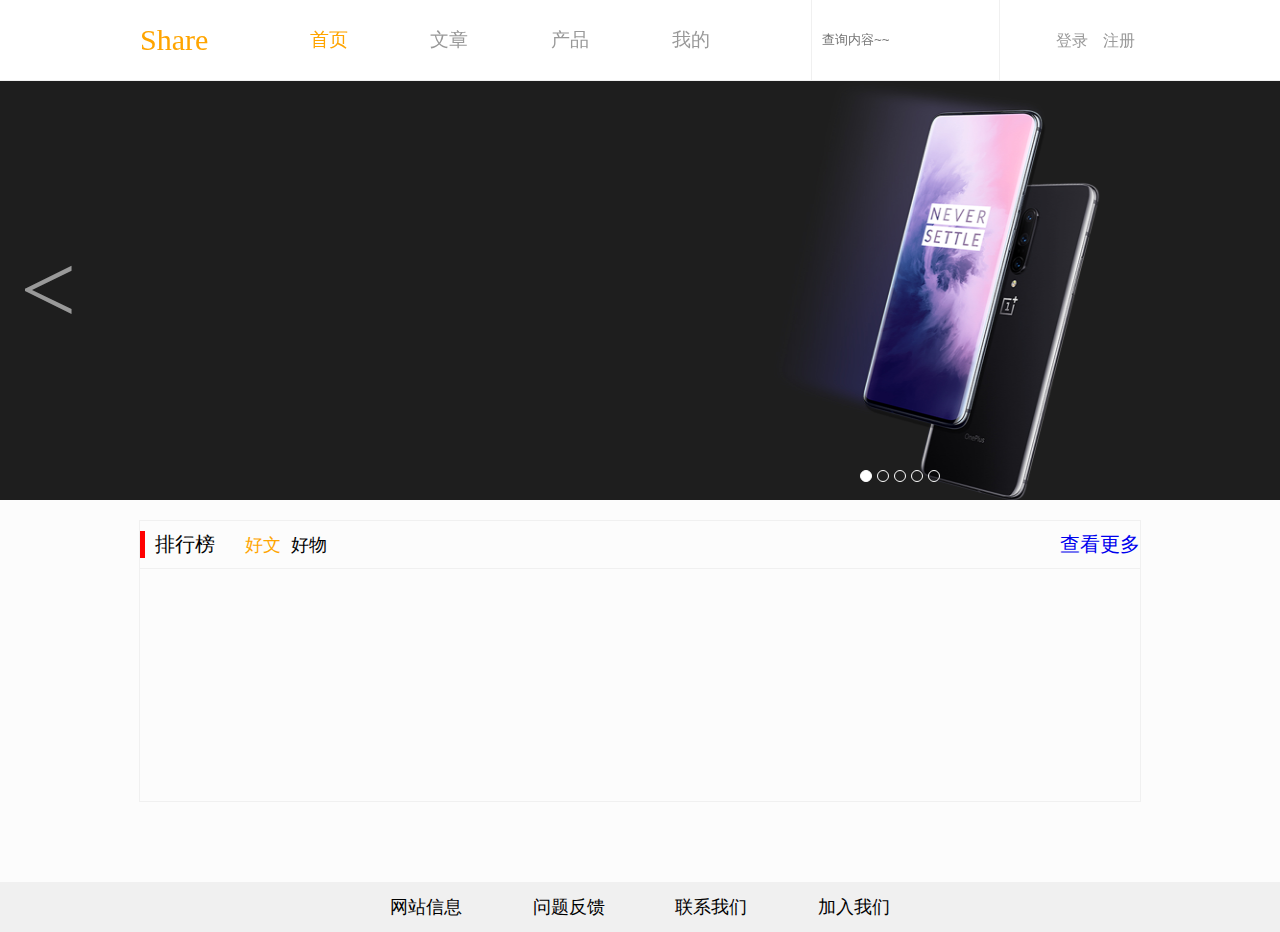
<file: index.html>
<!DOCTYPE html>
<html>
	<head>
		<meta charset="utf-8" />
		<meta name="viewport" content="initial-scale=1,maximum-scale=1, minimum-scale=1">
		<title>项目主页</title>
		<script>
			var deviceWidth = document.documentElement.clientWidth;
			if(deviceWidth > 750) 
			deviceWidth = 750; 
			document.documentElement.style.fontSize = deviceWidth / 7.5 + 'px';
		</script>
		<script src="js/index.js"></script>
		<link rel="stylesheet" type="text/css" href="css/index.css" />
		<script src="js/jQuery-3.3.1.js"></script>
	</head>
	<body>
		<div class="header">
			<div class="header-con">
				<div class="header-icon">Share</div>
				<ul class="header-nav">
					<li><a id="headercolor" href="index.html">首页</a></li>
					<li><a href="article.html?id=1">文章</a></li>
					<li><a href="product.html">产品</a></li>
					<li><a href="my.html?id=1">我的</a></li>
				</ul>
				<form class="header-search" onsubmit="return soso()" action="soso.html" method="get">
					<input type="text" id="socon" name="socon" placeholder="查询内容~~" />
				</form>
				<script>
					function soso(){
						var socon=document.getElementById("socon").value;
						if(socon==""){ 
							alert("请输入要搜索的内容~");
							return false;
						}
					}
				</script>
				<div class="header-login">
					<span class="header-login"><a href="login.html">登录</a></span>
					<span class="header-regist"><a href="regist.html">注册</a></span>
				</div>
			</div>
		</div>
		<div id="banner">
			<div id="list" style="left:0;">
				<a href="article_item.html?id=2"><img src="img/banner/banner1.jpg" /></a>
				<a href="article_item.html?id=4"><img src="img/banner/banner2.jpg" /></a>
				<a href="article_item.html?id=15"><img src="img/banner/banner3.jpg" /></a>
				<a href="article_item.html?id=11"><img src="img/banner/banner4.jpg" /></a>
				<a href="article_item.html?id=12"><img src="img/banner/banner5.jpg" /></a>
			</div>
			<div id="buttons">
				<span index="1" class="on"></span>  
				<span index="2"></span>  
				<span index="3"></span>  
				<span index="4"></span>  
				<span index="5"></span> 
			</div>
			<a href="#" class="arrow" id="prev"><</a>
			<a href="#" class="arrow" id="next">></a>	
		</div>
		<div class="top"><div class="top-header">
		<div class="top-tab">
			<p>排行榜</p>
			<ul id="top-tab-ul">
				<li class="top-tab-li">好文</li>
				<li>好物</li>
			</ul>
		</div>
			<div class="top-more"><a href="#">查看更多</a></div></div>
			<div id="tab-conn">
				<div class="top-con" id="top-wr"></div>
				<div class="top-hide" class="top-con"  id="top-product"></div>
			</div>
		</div>
		<div class="con" id="conn"></div>
		<div class="end">
			<ul>
				<li><a href="#">网站信息</a></li>
				<li><a href="#">问题反馈</a></li>
				<li><a href="#">联系我们</a></li>
				<li><a href="#">加入我们</a></li>
			</ul>
		</div>
	</body>
</html>
</file>
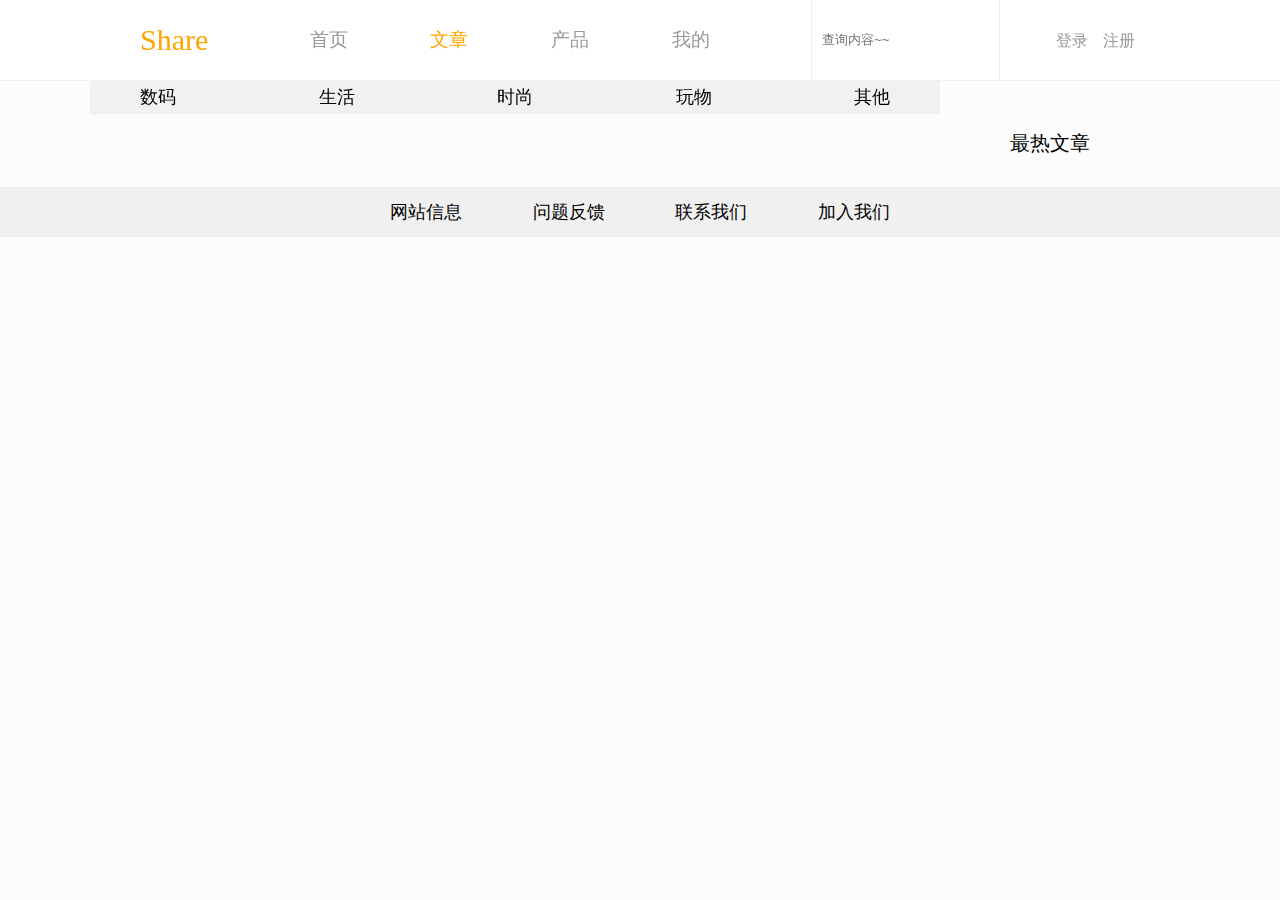
<file: article.html>
<!DOCTYPE html>
<html>
	<head>
		<meta charset="utf-8">
		<meta name="viewport" content="initial-scale=1,maximum-scale=1, minimum-scale=1">
		<title>文章栏目页</title>
		<script>
			var deviceWidth = document.documentElement.clientWidth;
			if(deviceWidth > 750) 
			deviceWidth = 750; 
			document.documentElement.style.fontSize = deviceWidth / 7.5 + 'px';
		</script>
		<link type="text/css" rel="stylesheet" href="css/article.css"  />
		<script src="js/article.js"></script>
		<script src="js/jQuery-3.3.1.js"></script>
	</head>
	<body>
		<div class="header">
			<div class="header-con">
				<div class="header-icon">Share</div>
				<ul class="header-nav">
					<li><a href="index.html">首页</a></li>
					<li><a id="headercolor" href="article.html?id=1">文章</a></li>
					<li><a href="product.html">产品</a></li>
					<li><a href="my.html?id=1">我的</a></li>
				</ul>
				<form class="header-search" onsubmit="return soso()" action="soso.html" method="get">
					<input type="text" id="socon" name="socon" placeholder="查询内容~~" />
				</form>
				<script>
					function soso(){
						var socon=document.getElementById("socon").value;
						if(socon==""){ 
							alert("请输入要搜索的内容~");
							return false;
						}
					}
				</script>
				<div class="header-login">
					<span class="header-login"><a href="login.html">登录</a></span>
					<span class="header-regist"><a href="regist.html">注册</a></span>
				</div>
			</div>
		</div>
		<div class="con">
			<div id="article-con">
				<ul id="article-tab">
					<li><a href="article.html?id=1">数码</a></li>
					<li><a href="article.html?id=2">生活</a></li>
					<li><a href="article.html?id=3">时尚</a></li>
					<li><a href="article.html?id=4">玩物</a></li>
					<li><a href="article.html?id=5">其他</a></li>
				</ul>
				<div class="article-list" id="1"></div>
				<div class="hide" class="article-list" id="2"></div>
				<div class="hide" class="article-list" id="3">时尚</div>
				<div class="hide" class="article-list" id="4">玩物</div>
				<div class="hide" class="article-list" id="5">其他</div>
			</div>
			<script>
				$(function(){
					function tabcon(){
						var curl=window.location.href;
						var spstr=curl.split("?"); 
						var id=spstr[spstr.length-1];
						
						var url="js/article1.php?"+id;
						$.ajax({
							type:"get",
							url:url,
							dataType:'json',
							cache:false,
							async:true,
							success:function(res){
								console.log(res);
								var str="";	
								var div1=document.getElementById("1");
								var div2=document.getElementById("2");
								var div3=document.getElementById("3");
								var div4=document.getElementById("4");
								var div5=document.getElementById("5");
								
								$.each(res,function(i,item){
									str+="<ul class='list-con'>"
									str+="<li class='list-con-img'><a href='article_item.html?id="+item.aid+"'><img src="+item.aimg+" ></a></li>"
									str+="<li class='list-con-tab'>"+item.aclass+"</li>"
									str+="<li class='list-con-title'><a href='#'>"+item.atitle+"</a></li>"
									str+="<li class='list-con-reader'><p><a href='#'>"+item.aname+"</a></p><p>"+item.atime+"</p></li>"
									str+="</ul>"
									
									div1.innerHTML=str;
									div2.innerHTML=str;
									div3.innerHTML=str;
									div4.innerHTML=str;
									div5.innerHTML=str;
								});	
								
							}
						});
						$.ajax({
							type:"get",
							url:'js/index.php',
							dataType:'json',
							cache:false,
							async:true,
							success:function(res){
								console.log(res);
								var str="";	
								var div=document.getElementById("top-wr");
								$.each(res,function(i,item){
									str+="<ul class='hot-list'>"
									str+="<a href='article_item.html?id="+item.aid+"'><img src="+item.aimg+" ></a>"
									str+="<p class='top'>HOT "+item.hot+"</p>"
									str+="<p class='title'>"+item.atitle+"</p>"
									str+="</ul>"
									
								});
									
								div.innerHTML=str;
								
								
							}
						});
					}
				tabcon();
				
				
				
			})
			</script>
			<div class="article-hot">
				<div class="hot-news">
					<p>最热文章</p>
					<div id="top-wr">
						
					</div>
				</div>
			</div>
		</div>
		<div class="end">
			<ul>
				<li><a href="#">网站信息</a></li>
				<li><a href="#">问题反馈</a></li>
				<li><a href="#">联系我们</a></li>
				<li><a href="#">加入我们</a></li>
			</ul>
		</div>
	</body>
</html>
</file>
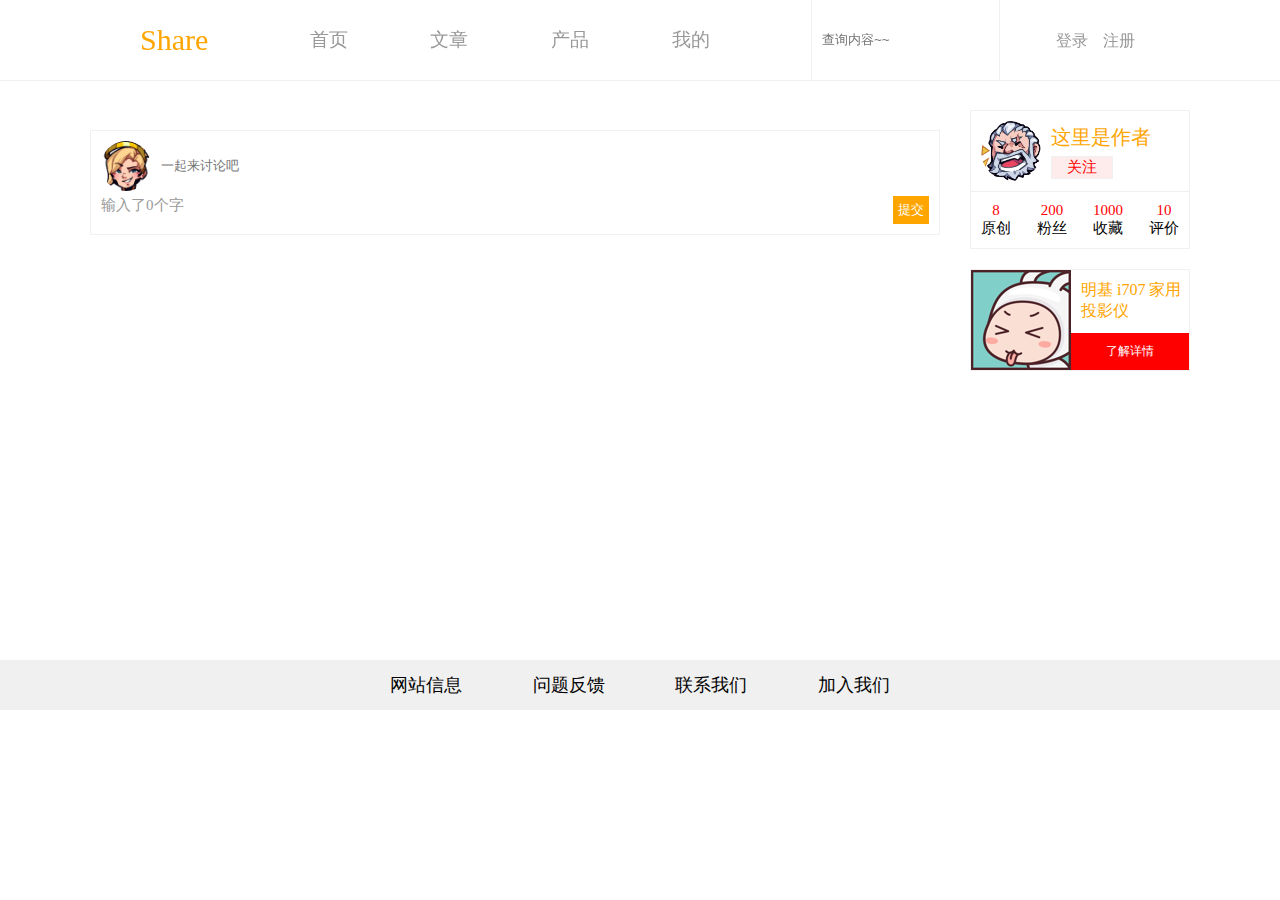
<file: article_item.html>
<!DOCTYPE html>
<html>
	<head>
		<meta charset="utf-8">
		<meta name="viewport" content="initial-scale=1,maximum-scale=1, minimum-scale=1">
		<title>文章详情页</title>
		<script>
			var deviceWidth = document.documentElement.clientWidth;
			if(deviceWidth > 750) 
			deviceWidth = 750; 
			document.documentElement.style.fontSize = deviceWidth / 7.5 + 'px';
		</script>
		<link type="text/css" rel="stylesheet" href="css/article_item.css"  />
		<script src="js/jQuery-3.3.1.js"></script>
	</head>
	<body>
		<div class="header">
			<div class="header-con">
				<div class="header-icon">Share</div>
				<ul class="header-nav">
					<li><a href="index.html">首页</a></li>
					<li><a href="article.html?id=1">文章</a></li>
					<li><a href="product.html">产品</a></li>
					<li><a href="my.html?id=1">我的</a></li>
				</ul>
				<form class="header-search" onsubmit="return soso()" action="soso.html" method="get">
					<input type="text" id="socon" name="socon" placeholder="查询内容~~" />
				</form>
				<script>
					function soso(){
						var socon=document.getElementById("socon").value;
						if(socon==""){ 
							alert("请输入要搜索的内容~");
							return false;
						}
					}
				</script>
				<div class="header-login">
					<span class="header-login"><a href="login.html">登录</a></span>
					<span class="header-regist"><a href="regist.html">注册</a></span>
				</div>
			</div>
		</div>
		<!-- <div class="mu">
			<ul class="bigmu">
				<a href="#">目录</a>
				<li>
					<ul>
						<li>产品介绍</li>
						<li>使用一个月感受</li>
						<li>使用两个月感受</li>
						<li>总结</li>
					</ul>
				</li>
			</ul>
			<p><a href="#">收藏</a></p>
			<p><a href="#">评论</a></p>
		</div> -->
		<div class="con">
			<div id="con_left">
				<div id="title">
				<!-- <img src="img/article/artice1.jpg" />
				<ul class="left-name">
					<li><a href="#">这里是作者</a></li>
					<li><a href="#">2019-3-19</a></li>
				</ul> -->
				</div>
				<div id="json">
				<!-- <p class="bigh1">这里是标题这里是标题这里是标题这里是标题</p>
				<p class="left_con">sony在2014年PC市场最不景气的时候退出了中国市场，当年sony的PC终端市场份额还是很大的，不知道为何sony就不干了，VGP-WKB14是sony当年在一体机上配送的无线键盘，没有独立发售。</p>
				<h1 id="mu_0">产品介绍：</h1>
				<p class="left_con">本人的VGP-WKB11用了很多年了，白色的外观在岁月的洗礼下显得有点发黄 ，最近多买了一台电脑，顺便再配一个sony键盘，无线找遍全网也没几个，某宝有些卖得很便宜 ，都是改的山寨接收器的，功能不全不考虑</p>
				<h1 id="mu_1">使用一个月感受</h1>
				<p class="left_con">当年的sony笔记本从主力机变成了铺尘机，这几年也购买过一些机械键盘，但那些键盘亮瞎狗眼的灯光氛围灯，硕大的键帽，超长的按键形成，打字敲击的响，对应不玩游戏的我确实无爱。</p>
				<div class="left_conimg"><img class="left_conimg1" src="img/article/artice2.jpg"></div>
				<p class="img_p">占地面积大是个问题</p>
				<h1 id="mu_2">使用两个月感受</h1>
				<p class="left_con">使用了一个月还可以</p>
				<p class="left_con">使用了一个月还可以</p>
				<p class="left_con">使用了一个月还可以</p>
				<p class="left_con">使用了一个月还可以</p>
				<p class="left_con">使用了一个月还可以</p>
				<h1 id="mu_3">总结</h1>
				<p class="left_con">作为sony大法fans，扎实的做功，WKB11即便过了这么多年，键帽也没一点掉漆的迹象。</p>
				<p class="left_con">台式机无线键盘最后一个版本是WKB15, 而WKB14目前唯一还能买得到的键盘， 这个键盘sony PC产业最后的辉煌，期待sony的回归，带给我们更多的PC外设。</p> -->
			
				</div>
				<script>
					var curl=window.location.href;
					var spstr=curl.split("?"); 
					var id=spstr[spstr.length-1];
					
					var url="js/article_item.php?"+id;
					$.ajax({
						type:"get",
						url:url,
						dataType:'json',
						async:true,
						success:function(res){
							console.log(res);
							console.log(res[0].json);
							var str="";	
							var rcon="";
							var div=document.getElementById("title");
							var right=document.getElementById("con_right");
							$.ajax({
								type:"get",
								url:res[0].json,
								dataType:'json',
								async:true,
								success:function(res){
									console.log(res);
									var str="";	
									var con="";	
									var div=document.getElementById("json");
									var ping=document.getElementById("pingcon");
									$.each(res,function(i,item){
										str+="<p class='bigh1'>"+item.bigh1+"</p>";
										// for(i=0;i<item.con0.length;i++){
										// 	str+="<p class='left_con'>"+item.con0[i].p+"</p>"
										// }
										//mu0
										str+="<h1 id='mu_0'>"+item.mu.mu0+"</h1>"
										for(i=0;i<item.con1.length;i++){
											str+="<p class='left_con'>"+item.con1[i].p+"</p>"
										}
										for(i=0;i<item.conimg1.length;i++){
											str+="<div class='left_conimg'>"+
											"<img class='left_conimg1' src="+item.conimg1[i].img+" />"+"</div>"
										}
										//mu1
										str+="<h1 id='mu_0'>"+item.mu.mu1+"</h1>"
										for(i=0;i<item.con2.length;i++){
											str+="<p class='left_con'>"+item.con2[i].p+"</p>"
										}
										for(i=0;i<item.conimg2.length;i++){
											str+="<div class='left_conimg'>"+
											"<img class='left_conimg1' src="+item.conimg2[i].img+" />"+"</div>"
										}
										//mu2
										str+="<h1 id='mu_0'>"+item.mu.mu2+"</h1>"
										for(i=0;i<item.con3.length;i++){
											str+="<p class='left_con'>"+item.con3[i].p+"</p>"
										}
										for(i=0;i<item.conimg3.length;i++){
											str+="<div class='left_conimg'>"+
											"<img class='left_conimg1' src="+item.conimg3[i].img+" />"+"</div>"
										}
										//mu3
										for(i=0;i<item.con4.length;i++){
											str+="<p class='left_con'>"+item.con4[i].p+"</p>"
										}
										for(i=0;i<item.conimg4.length;i++){
											str+="<div class='left_conimg'>"+
											"<img class='left_conimg1' src="+item.conimg4[i].img+" />"+"</div>"
										}
										
										//评论内容
										for(i=0;i<item.ping.length;i++){
											con+="<div class='otherping'>"
											con+="<img src="+item.ping[i].pcon.pic+" />"
											con+="<ul><li>"+item.ping[i].pcon.name+"</li>"
											con+="<li>"+item.ping[i].pcon.con+"</li>"
											con+="<li><span>"+item.ping[i].pcon.time+"</span>"
											con+="<span>赞："+item.ping[i].pcon.zan+"</span>"
											con+="<span>踩："+item.ping[i].pcon.cai+"</span>"
											con+="</li>"
											con+="</div>"
										}
										
										
									});
									div.innerHTML=str;
									ping.innerHTML=con;
								}
							})
								
							$.each(res,function(i,item){
								//文章里面的名字时间信息
								str+="<img src="+item.aimgbig+" />"
								str+="<ul class='left-name'><li><a href='#'>"+item.aname+"</a></li><li><a href='#'>"+item.atime+"</a></li></ul>"
								div.innerHTML=str;
								//右侧作者信息
								rcon+="<div class='article_name'><div class='name-top'>"
								rcon+="<img src="+item.userpic+" />"
								rcon+="<ul><li><a href='users.html?id="+item.uid+"'>"+item.username+"</a></li>"
								rcon+="<li><a href='#' id='guanzhu' onclick='guanzhu()'>关注</a></li>"
								rcon+="</ul></div>"
								rcon+="<div class='name-bottom'>"
								rcon+="<ul><a href='#'><li>"+item.love+"</li><li>原创</li></a></ul>"
								rcon+="<ul><a href='#'><li>"+item.love+"</li><li>原创</li></a></ul>"
								rcon+="<ul><a href='#'><li>"+item.fin+"</li><li>原创</li></a></ul>"
								rcon+="<ul><a href='#'><li>"+item.ping+"</li><li>原创</li></a></ul>"
								rcon+="</div>"
								rcon+="</div>"
								//右侧产品信息
								rcon+="<div class='pro_id'>"
								rcon+="<img src="+item.pimg+" />"
								rcon+="<ul><li>"+item.pname+"</li>"
								rcon+="<li><a href='product_item.html?id="+item.pid+"'>了解详情</a></li>"
								rcon+="</ul></div>"
								
								right.innerHTML=rcon;
							});	
						}
					})
				</script>
				
				<!-- <div class="other">
					<p><a href="#">上一篇：爱的魔力转圈圈</a></p>
					<p><a href="#">下一篇：爱的圈圈转魔力</a></p>
				</div> -->
				<div class="ping">
					<div class="pingcon">
						<div class="pingcon-input">
							<img src="img/pic/pic%20(10).png" />
							<input type="text" id="txt" class="pingtext" placeholder="一起来讨论吧" />
						</div>
						<div class="pingbutton">
							<p>输入了<span id="txtmath">0</span>个字</p>
							<input type="button" value="提交" onclick="ping()" />
						</div>
					</div>
					<script>
						function ping(){//添加评论
							var time0=new Date().toLocaleDateString();
							var time=new Date().toLocaleTimeString(); 
							var input=document.getElementById('txt');
							var list=document.getElementById('pingnew');
							var div=document.createElement('div');//创建节点
							$(list).append($("#ping-li").clone());
							var html='<div class="otherping"><img src="img/pic/pic%20(10).png" /><ul><li>name</li><li>'+input.value+'</li><li><span>'+time0+time+'</span><span>赞</span><span>评论</span><span onclick="del(this)">删除</span></li></ul></div>'
							div.innerHTML=html;
							list.appendChild(div);
							input.value='';	
						}
						function del(el){//删除评论
							var div=el.parentNode.parentNode.parentNode;
							div.parentNode.removeChild(div);
						}
					</script>
					<script>  
						window.onload=function(){
							var txt=document.getElementById('txt');
							var txtmath=document.getElementById('txtmath');
							//计算字数
							txt.onkeyup=function(){
								txtmath.innerHTML=this.value.length;
							}
						}
					</script>
					<div class="otherpingcon" id="pingcon">
						<!-- <div class="otherping">
							<img src="img/pic/pic%20(10).png" />
							<ul>
								<li>name</li>
								<li>pingcon</li>
								<li>
									<span>2019/3/28 18:33</span>
									<span>赞</span>
									<span>评论</span>
								</li>
							</ul>
						</div> -->
					</div>
					<div id="pingnew"></div>
					
					
				</div>
			</div>
			<div id="con_right">
				<div class="article_name">
					<div class="name-top">
						<img src="img/pic/pic%20(16).png" />
						<ul>
							<li><a href="#">这里是作者</a></li>
							<li><a href="#" id="guanzhu" onclick="guanzhu()">关注</a></li>
						</ul>
					</div>
					<div class="name-bottom">
						<ul><a href="#"><li>8</li><li>原创</li></a></ul>
						<ul><a href="#"><li>200</li><li>粉丝</li></a></ul>
						<ul><a href="#"><li>1000</li><li>收藏</li></a></ul>
						<ul><a href="#"><li>10</li><li>评价</li></a></ul>
					</div>
				</div>
				<div class="pro_id">
					<img src="img/test/panst_001.png" />
					<ul>
						<li>明基 i707 家用投影仪</li>
						<li><a href="#">了解详情</a></li>
					</ul>
				</div>
			</div>
			<script>
				function guanzhu(){
					var guan=document.getElementById("guanzhu").innerHTML;
					if(guan=="关注"){
						document.getElementById("guanzhu").innerHTML="已关注";
					}else{
						document.getElementById("guanzhu").innerHTML="关注";
					}
				}
			</script>
		</div>
		<div class="end">
			<ul>
				<li><a href="#">网站信息</a></li>
				<li><a href="#">问题反馈</a></li>
				<li><a href="#">联系我们</a></li>
				<li><a href="#">加入我们</a></li>
			</ul>
		</div>
	</body>
</html>
</file>
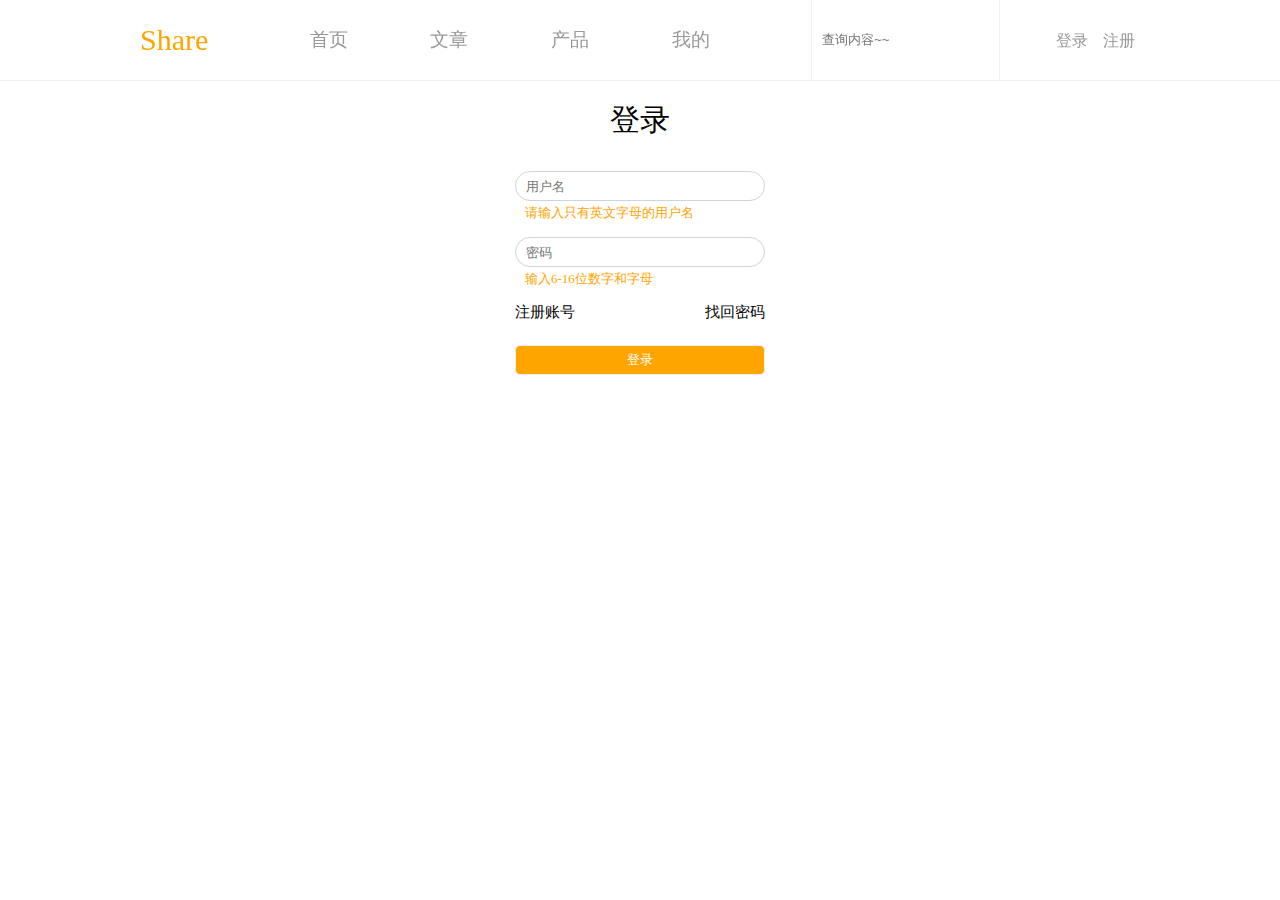
<file: login.html>
<!DOCTYPE html>
<html>
	<head>
		<meta charset="utf-8">
		<meta name="viewport" content="initial-scale=1,maximum-scale=1, minimum-scale=1">
		<title>登录</title>
		<script>
			var deviceWidth = document.documentElement.clientWidth;
			if(deviceWidth > 750) 
			deviceWidth = 750; 
			document.documentElement.style.fontSize = deviceWidth / 7.5 + 'px';
		</script>
		<link type="text/css" rel="stylesheet" href="css/login.css"  />
	</head>
	<body>
		<div class="header">
			<div class="header-con">
				<div class="header-icon">Share</div>
				<ul class="header-nav">
					<li><a href="index.html">首页</a></li>
					<li><a href="article.html?id=1">文章</a></li>
					<li><a href="product.html">产品</a></li>
					<li><a href="my.html">我的</a></li>
				</ul>
				<form class="header-search" onsubmit="return soso()" action="soso.html" method="get">
					<input type="text" id="socon" name="socon" placeholder="查询内容~~" />
				</form>
				<script>
					function soso(){
						var socon=document.getElementById("socon").value;
						if(socon==""){ 
							alert("请输入要搜索的内容~");
							return false;
						}
					}
				</script>
				<div class="header-login">
					<span class="header-login"><a href="login.html">登录</a></span>
					<span class="header-regist"><a href="regist.html">注册</a></span>
				</div>
			</div>
		</div>
		<div class="login">
			<p class="title">登录</p>
			<form class="form1" action="js/login.php" onsubmit="return login()" method="post">
				<input class="username" id="name" type="username" name="username" placeholder="用户名" />
				<p class="tishi">请输入只有英文字母的用户名</p>
				<input class="password" id="password" type="password" name="password" placeholder="密码" /><br />
				<p class="tishi">输入6-16位数字和字母</p>
				<div class="login_tiao"><a href="regist.html">注册账号</a><a href="#">找回密码</a></div><br />
				<input class="denglu" type="submit" name="submit" value="登录"/>
			</form>
		</div>
		<script>
			function login(){
					var name=document.getElementById("name").value;
					var password=document.getElementById("password").value;
					if(!(/^[A-Za-z]+$/.test(name))){ 
						alert("请输入只有英文字母的用户名");
						return false;
					}
					if(!(/^(?![0-9]+$)(?![a-zA-Z]+$)[0-9A-Za-z]{6,16}$/.test(password))){ 
						alert("输入6-16位数字和字母");
						return false;
					}
				}
		</script>
	</body>
</html>
</file>
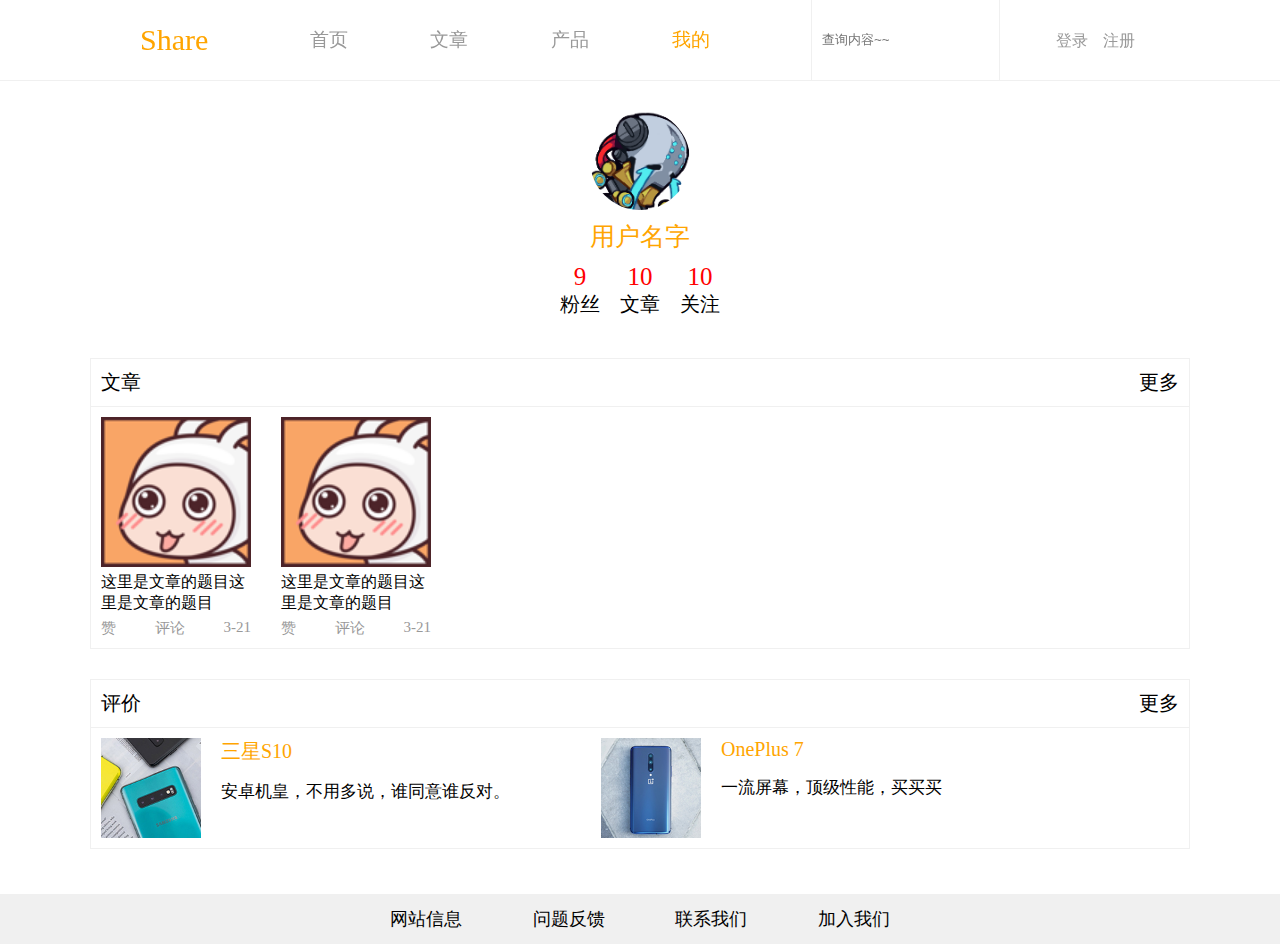
<file: my.html>
<!DOCTYPE html>
<html>
	<head>
		<meta charset="utf-8">
		<meta name="viewport" content="initial-scale=1,maximum-scale=1, minimum-scale=1">
		<title>个人主页</title>
		<script>
			var deviceWidth = document.documentElement.clientWidth;
			if(deviceWidth > 750) 
			deviceWidth = 750; 
			document.documentElement.style.fontSize = deviceWidth / 7.5 + 'px';
		</script>
		<link rel="stylesheet" type="text/css" href="css/my.css" />
	</head>
	<body>
		<div class="header">
			<div class="header-con">
				<div class="header-icon">Share</div>
				<ul class="header-nav">
					<li><a href="index.html">首页</a></li>
					<li><a href="article.html">文章</a></li>
					<li><a href="product.html">产品</a></li>
					<li><a id="headercolor" href="my.html?id=1">我的</a></li>
				</ul>
				<form class="header-search" onsubmit="return soso()" action="soso.html" method="get">
					<input type="text" id="socon" name="socon" placeholder="查询内容~~" />
				</form>
				<script>
					function soso(){
						var socon=document.getElementById("socon").value;
						if(socon==""){ 
							alert("请输入要搜索的内容~");
							return false;
						}
					}
				</script>
				<div class="header-login">
					<span class="header-login"><a href="login.html">登录</a></span>
					<span class="header-regist"><a href="regist.html">注册</a></span>
				</div>
			</div>
		</div>
		<div class="con">
			<div class="myname" id="uname">
				<img src="img/pic/pic%20(1).png" />
				<p>用户名字</p>
				<div class="myxx">
					<ul>
						<li>9</li>
						<li>粉丝</li>
					</ul>
					<ul>
						<li>10</li>
						<li>文章</li>
					</ul>
					<ul>
						<li>10</li>
						<li>关注</li>
					</ul>
				</div>
			</div>
			<div class="mylist">
				<ul class="list-title">
					<li>文章</li>
					<li>更多</li>
				</ul>
				<div class="list-conn" id="ucon">
					<div class="list-xx">
						<img src="img/test/panst_007.png" />
						<p>这里是文章的题目这里是文章的题目</p>
						<ul>
							<li>赞</li>
							<li>评论</li>
							<li>3-21</li>
						</ul>
					</div>
					<div class="list-xx">
						<img src="img/test/panst_007.png" />
						<p>这里是文章的题目这里是文章的题目</p>
						<ul>
							<li>赞</li>
							<li>评论</li>
							<li>3-21</li>
						</ul>
					</div>
				</div>
			</div>
			<div class="mylist">
				<ul class="list-title">
					<li>评价</li>
					<li>更多</li>
				</ul>
				<div class="list-conn">
					<div class="chping">
						<img src="img/product-item/2/mini2.jpg" />
						<div class="chping_right">
							<p>三星S10</p>
							<p>安卓机皇，不用多说，谁同意谁反对。</p>
						</div>
					</div>
					<div class="chping">
						<img src="img/article/4/mini4.jpg" />
						<div class="chping_right">
							<p>OnePlus 7</p>
							<p>一流屏幕，顶级性能，买买买</p>
						</div>
					</div>
					
				</div>
			</div>
		</div>
		<div class="end">
			<ul>
				<li><a href="#">网站信息</a></li>
				<li><a href="#">问题反馈</a></li>
				<li><a href="#">联系我们</a></li>
				<li><a href="#">加入我们</a></li>
			</ul>
		</div>
		<script src="js/jQuery-3.3.1.js"></script>
		<script>
			var curl=window.location.href;
			var spstr=curl.split("?"); 
			var id=spstr[spstr.length-1];
			
			var url="js/users.php?"+id;
			$.ajax({
				type:"get",
				url:url,
				dataType:'json',
				async:true,
				success:function(res){
					console.log(res);
					var str="";	
					var ucon="";
					var uname=document.getElementById("uname");
					var uconn=document.getElementById("ucon");
					$.each(res,function(i,item){
						
						
						ucon+="<div class='list-xx'>"
						ucon+="<img src="+item.aimg+" />"
						ucon+="<p>"+item.atitle+"</p>"
						ucon+="<ul><li>赞</li><li>评论</li><li>"+item.atime+"</li></ul>"
						ucon+="</div>"
						uconn.innerHTML=ucon;
					});	
					for(i=0;i<1;i++){
						str+="<img src="+res[0].userpic+" />"
						str+="<p>"+res[0].username+"</p>"
						str+="<div class='myxx'><ul><li>"+res[0].fin+"</li><li>粉丝</li></ul>"
						str+="<ul><li>"+res[0].love+"</li><li>收藏</li></ul>"
						str+="<ul><li>"+res[0].ping+"</li><li>评论</li></ul>"
						str+="</div>"
						
						uname.innerHTML=str;
					}
				}
			})
		</script>
	</body>
</html>
</file>
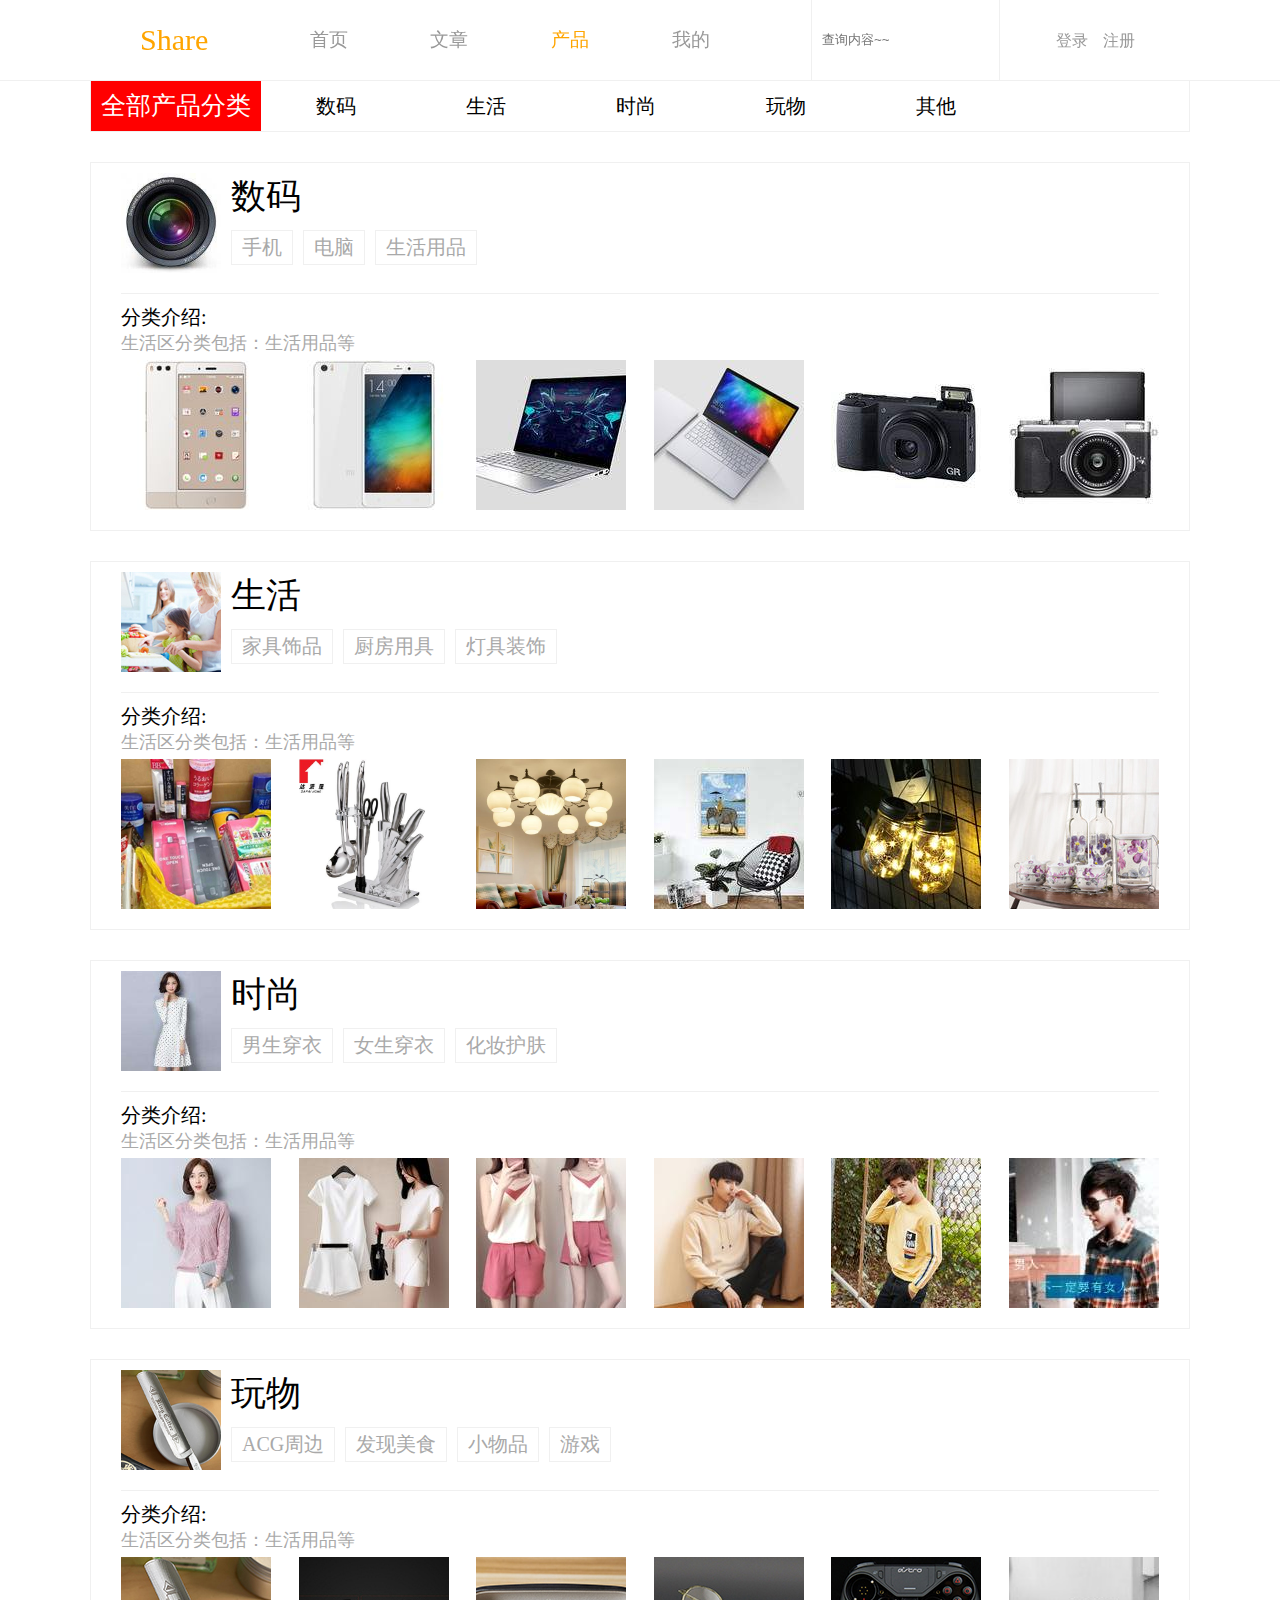
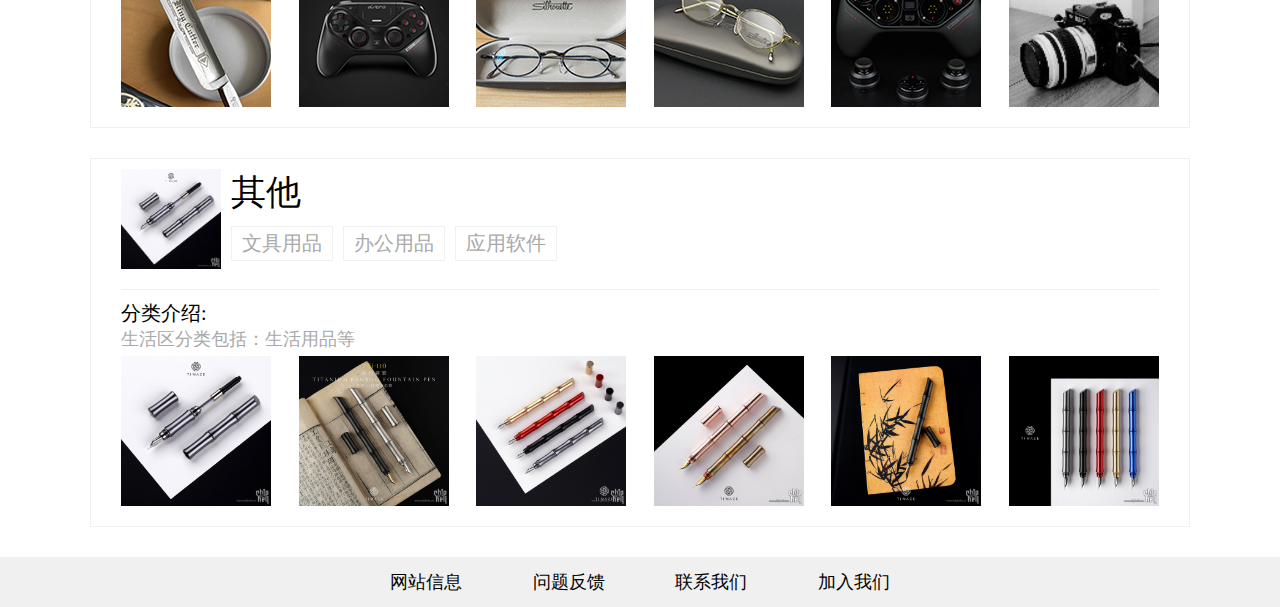
<file: product.html>
<!DOCTYPE html>
<html>
	<head>
		<meta charset="utf-8">
		<meta name="viewport" content="initial-scale=1,maximum-scale=1, minimum-scale=1">
		<title>产品栏目页</title>
		<script>
			var deviceWidth = document.documentElement.clientWidth;
			if(deviceWidth > 750) 
			deviceWidth = 750; 
			document.documentElement.style.fontSize = deviceWidth / 7.5 + 'px';
		</script>
		<link rel="stylesheet" type="text/css" href="css/product.css"  />
	</head>
	<body>
		<div class="header">
			<div class="header-con">
				<div class="header-icon">Share</div>
				<ul class="header-nav">
					<li><a href="index.html">首页</a></li>
					<li><a href="article.html?id=1">文章</a></li>
					<li><a id="headercolor" href="product.html">产品</a></li>
					<li><a href="my.html?id=1">我的</a></li>
				</ul>
				<form class="header-search" onsubmit="return soso()" action="soso.html" method="get">
					<input type="text" id="socon" name="socon" placeholder="查询内容~~" />
				</form>
				<script>
					function soso(){
						var socon=document.getElementById("socon").value;
						if(socon==""){ 
							alert("请输入要搜索的内容~");
							return false;
						}
					}
				</script>
				<div class="header-login">
					<span class="header-login"><a href="login.html">登录</a></span>
					<span class="header-regist"><a href="regist.html">注册</a></span>
				</div>
			</div>
		</div>
		<div class="con">
			<div id="classlist">
				<div class="biglist">
				<ul>
					<p>全部产品分类</p>
					<li>
						<a href="product_list.html?id=1">数码</a>
						<ul class="minlist">
							<li><a href="#">手机</a></li>
							<li><a href="#">电脑</a></li>
							<li><a href="#">生活用品</a></li>
							<li><a href="#">拍照摄影</a></li>
						</ul>
					</li>
					<li>
						<a href="product_list.html?id=2">生活</a>
						<ul class="minlist">
							<li><a href="#">家具饰品</a></li>
							<li><a href="#">厨房用具</a></li>
							<li><a href="#">灯具装饰</a></li>
						</ul>
					</li>
					<li>
						<a href="product_list.html?id=3">时尚</a>
						<ul class="minlist">
							<li><a href="#">男生穿衣</a></li>
							<li><a href="#">女生穿衣</a></li>
							<li><a href="#">化妆护肤</a></li>
							<li><a href="#">背包饰品</a></li>
						</ul>
					</li>
					<li>
						<a href="product_list.html?id=4">玩物</a>
						<ul class="minlist">
							<li><a href="#">发现美食</a></li>
							<li><a href="#">ACG周边</a></li>
							<li><a href="#">小物品</a></li>
							<li><a href="#">游戏</a></li>
						</ul>
					</li>
					<li>
						<a href="product_list.html?id=5">其他</a>
						<ul class="minlist">
							<li><a href="#">文具用品</a></li>
							<li><a href="#">办公用品</a></li>
							<li><a href="#">应用软件</a></li>
						</ul>
					</li>
				</ul>
				</div>
			</div>
			<div class="prolist">
				<div class="prolist-con">
					<div class="prolist-con-name">
						<img src="img/product/shu/shu.jpg" />
						<div class="prolist-con-class">
							<p class="classname"><a href="product_list.html?id=1">数码</a></p>
							<div class="classname-list">
								<p><a href="#">手机</a></p>
								<p><a href="#">电脑</a></p>
								<p><a href="#">生活用品</a></p>
							</div>
						</div>
					</div>
					<ul class="prolist-con-jeishao">
						<li>分类介绍:</li>
						<li>生活区分类包括：生活用品等</li>
						<div class="calssimg">
							<img src="img/product/shu/shu-con1.jpg" />
							<img src="img/product/shu/shu-con2.jpg" />
							<img src="img/product/shu/shu-con3.jpg" />
							<img src="img/product/shu/shu-con4.jpg" />
							<img src="img/product/shu/shu-con5.jpg" />
							<img src="img/product/shu/shu-con6.jpg" />
						</div>
					</ul>
				</div>
				<div class="prolist-con">
					<div class="prolist-con-name">
						<img src="img/product/live/live.jpg" />
						<div class="prolist-con-class">
							<p class="classname"><a href="product_list.html?id=2">生活</a></p>
							<div class="classname-list">
								<p><a href="#">家具饰品</a></p>
								<p><a href="#">厨房用具</a></p>
								<p><a href="#">灯具装饰</a></p>
							</div>
						</div>
					</div>
					<ul class="prolist-con-jeishao">
						<li>分类介绍:</li>
						<li>生活区分类包括：生活用品等</li>
						<div class="calssimg">
							<img src="img/product/live/live-con1.jpg" />
							<img src="img/product/live/live-con2.jpg" />
							<img src="img/product/live/live-con3.jpg" />
							<img src="img/product/live/live-con4.jpg" />
							<img src="img/product/live/live-con5.jpg" />
							<img src="img/product/live/live-con6.jpg" />
						</div>
					</ul>
				</div>
				<div class="prolist-con">
					<div class="prolist-con-name">
						<img src="img/product/shi/shi.jpg" />
						<div class="prolist-con-class">
							<p class="classname"><a href="product_list.html?id=3">时尚</a></p>
							<div class="classname-list">
								<p><a href="#">男生穿衣</a></p>
								<p><a href="#">女生穿衣</a></p>
								<p><a href="#">化妆护肤</a></p>
							</div>
						</div>
					</div>
					<ul class="prolist-con-jeishao">
						<li>分类介绍:</li>
						<li>生活区分类包括：生活用品等</li>
						<div class="calssimg">
							<img src="img/product/shi/shi-con1.jpg" />
							<img src="img/product/shi/shi-con2.jpg" />
							<img src="img/product/shi/shi-con3.jpg" />
							<img src="img/product/shi/shi-con4.jpg" />
							<img src="img/product/shi/shi-con5.jpg" />
							<img src="img/product/shi/shi-con6.jpg" />
						</div>
					</ul>
				</div>
				<div class="prolist-con">
					<div class="prolist-con-name">
						<img src="img/product/wan/wan%20(1).jpg" />
						<div class="prolist-con-class">
							<p class="classname"><a href="product_list.html?id=4">玩物</a></p>
							<div class="classname-list">
								<p><a href="#">ACG周边</a></p>
								<p><a href="#">发现美食</a></p>
								<p><a href="#">小物品</a></p>
								<p><a href="#">游戏</a></p>
							</div>
						</div>
					</div>
					<ul class="prolist-con-jeishao">
						<li>分类介绍:</li>
						<li>生活区分类包括：生活用品等</li>
						<div class="calssimg">
							<img src="img/product/wan/wan%20(1).jpg" />
							<img src="img/product/wan/wan%20(2).jpg" />
							<img src="img/product/wan/wan%20(3).jpg" />
							<img src="img/product/wan/wan%20(4).jpg" />
							<img src="img/product/wan/wan%20(5).jpg" />
							<img src="img/product/wan/wan(6).jpg" />
						</div>
					</ul>
				</div>
				<div class="prolist-con">
					<div class="prolist-con-name">
						<img src="img/product/other/other%20(1).jpg" />
						<div class="prolist-con-class">
							<p class="classname"><a href="product_list.html?id=5">其他</a></p>
							<div class="classname-list">
								<p><a href="#">文具用品</a></p>
								<p><a href="#">办公用品</a></p>
								<p><a href="#">应用软件</a></p>
							</div>
						</div>
					</div>
					<ul class="prolist-con-jeishao">
						<li>分类介绍:</li>
						<li>生活区分类包括：生活用品等</li>
						<div class="calssimg">
							<img src="img/product/other/other%20(1).jpg" />
							<img src="img/product/other/other%20(2).jpg" />
							<img src="img/product/other/other%20(3).jpg" />
							<img src="img/product/other/other%20(4).jpg" />
							<img src="img/product/other/other%20(5).jpg" />
							<img src="img/product/other/other%20(6).jpg" />
						</div>
					</ul>
				</div>
			</div>
		</div>
		<div class="end">
			<ul>
				<li><a href="#">网站信息</a></li>
				<li><a href="#">问题反馈</a></li>
				<li><a href="#">联系我们</a></li>
				<li><a href="#">加入我们</a></li>
			</ul>
		</div>
	</body>
</html>
</file>
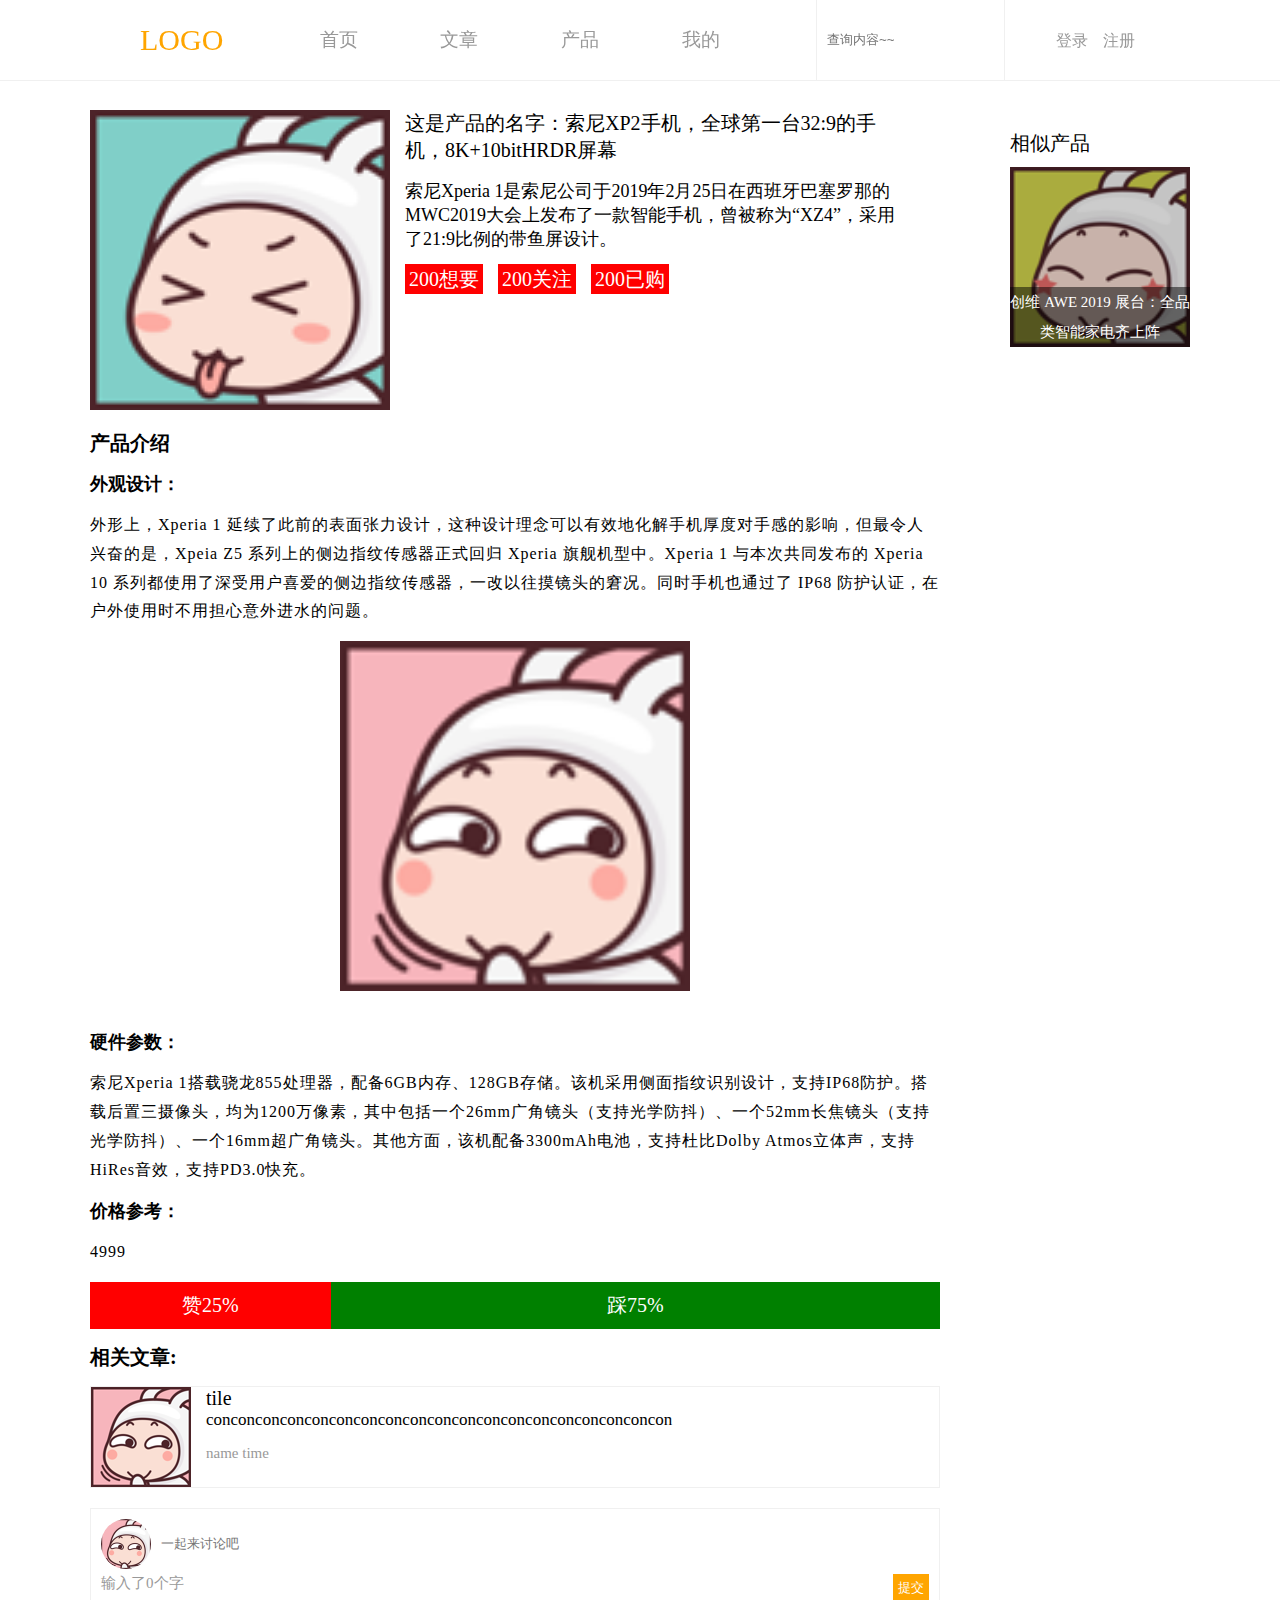
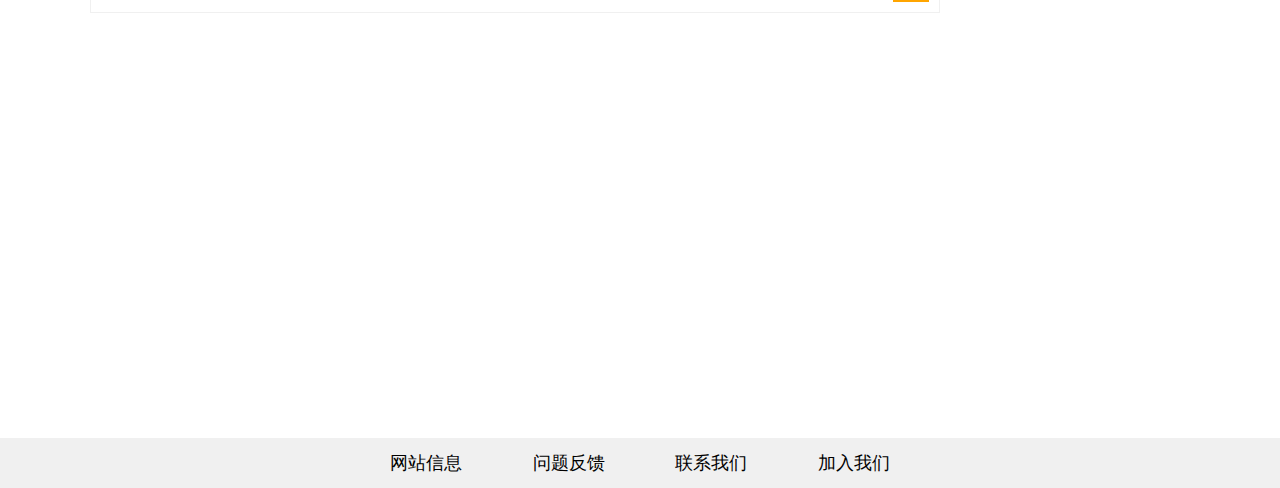
<file: product_item.html>
<!DOCTYPE html>
<html>
	<head>
		<meta charset="utf-8">
		<meta name="viewport" content="initial-scale=1,maximum-scale=1, minimum-scale=1">
		<title>产品详情页</title>
		<script>
			var deviceWidth = document.documentElement.clientWidth;
			if(deviceWidth > 750) 
			deviceWidth = 750; 
			document.documentElement.style.fontSize = deviceWidth / 7.5 + 'px';
		</script>
		<link rel="stylesheet" type="text/css" href="css/product_item.css"  />
		<script src="js/jQuery-3.3.1.js"></script>
	</head>
	<body>
		<div class="header">
			<div class="header-con">
				<div class="header-icon">LOGO</div>
				<ul class="header-nav">
					<li><a href="index.html">首页</a></li>
					<li><a href="article.html?id=1">文章</a></li>
					<li><a href="product.html">产品</a></li>
					<li><a href="my.html">我的</a></li>
				</ul>
				<form class="header-search" onsubmit="return soso()" action="soso.html" method="get">
					<input type="text" id="socon" name="socon" placeholder="查询内容~~" />
				</form>
				<script>
					function soso(){
						var socon=document.getElementById("socon").value;
						if(socon==""){ 
							alert("请输入要搜索的内容~");
							return false;
						}
					}
				</script>
				<div class="header-login">
					<span class="header-login"><a href="login.html">登录</a></span>
					<span class="header-regist"><a href="#">注册</a></span>
				</div>
			</div>
		</div>
		<div class="con">
			<div id="con_left">
				<div class="pro_title" id="pro">
					<img src="img/test/panst_001.png" />
					<ul>
						<li>这是产品的名字：索尼XP2手机，全球第一台32:9的手机，8K+10bitHRDR屏幕</li>
						<li>索尼Xperia 1是索尼公司于2019年2月25日在西班牙巴塞罗那的MWC2019大会上发布了一款智能手机，曾被称为“XZ4”，采用了21:9比例的带鱼屏设计。</li>
						<li>
							<span>200想要</span>
							<span>200关注</span>
							<span>200已购</span>
						</li>
					</ul>
				</div>
				<div class="canshu" id="json">
					<h1>产品介绍</h1>
					<h2>外观设计：</h2>
					<p>外形上，Xperia 1 延续了此前的表面张力设计，这种设计理念可以有效地化解手机厚度对手感的影响，但最令人兴奋的是，Xpeia Z5 系列上的侧边指纹传感器正式回归 Xperia 旗舰机型中。Xperia 1 与本次共同发布的 Xperia 10 系列都使用了深受用户喜爱的侧边指纹传感器，一改以往摸镜头的窘况。同时手机也通过了 IP68 防护认证，在户外使用时不用担心意外进水的问题。</p>
					<div class="proimg">
						<img src="img/test/panst_034.png" />
					</div>
					<h2>硬件参数：</h2>
					<p>索尼Xperia 1搭载骁龙855处理器，配备6GB内存、128GB存储。该机采用侧面指纹识别设计，支持IP68防护。搭载后置三摄像头，均为1200万像素，其中包括一个26mm广角镜头（支持光学防抖）、一个52mm长焦镜头（支持光学防抖）、一个16mm超广角镜头。其他方面，该机配备3300mAh电池，支持杜比Dolby Atmos立体声，支持HiRes音效，支持PD3.0快充。</p>
					<h2>价格参考：</h2>
					<div class="price">
						<p>4999</p>
					</div>
				</div>
				<div class="zancai" id="zan">
					<p style="flex-grow: 25;">赞25%</p>
					<p style="flex-grow: 75;">踩75%</p>
				</div>
				<div class="xiangguan">
					<h1>相关文章:</h1>
					<div id="xiangguan">
						<div class="xiangguan-con">
							<img src="img/test/panst_034.png" />
							<a href="#">
							<ul>
								<li>tile</li>
								<li>conconconconconconconconconconconconconconconconconconcon</li>
								<li>name time</li>
							</ul>
							</a>
						</div>
					</div>
				</div>
				<script>
					var curl=window.location.href;
					var spstr=curl.split("?"); 
					var id=spstr[spstr.length-1];
					
					var url="js/product_item.php?"+id;
					var urlxg="js/product_item-xg.php?"+id;
					var urlwr="js/product_item-wr.php?"+id;
					$.ajax({
						type:"get",
						url:url,
						dataType:'json',
						async:true,
						success:function(res){
							// console.log(res);
							console.log(res[0].pjson);
							var str="";	
							var xgcon="";
							var div=document.getElementById("pro");
							$.ajax({
								type:"get",
								url:res[0].pjson,
								dataType:'json',
								async:true,
								success:function(res){
									console.log(res);
									var str="";	
									var con="";	
									var zan="";
									var div=document.getElementById("json");
									var ping=document.getElementById("pingcon");
									var zancai=document.getElementById("zan");
									$.each(res,function(i,item){
										str+="<h1>产品介绍:</h1>"
										for(i=0;i<item.con1.length;i++){
											str+="<p class='left_con'>"+item.con1[i].p+"</p>"
										}
										for(i=0;i<item.conimg1.length;i++){
											str+="<div class='left_conimg'>"+
											"<img class='left_conimg1' src="+item.conimg1[i].img+" />"+"</div>"
										}
										str+="<h1>外观设计：</h1>"
										for(i=0;i<item.con2.length;i++){
											str+="<p class='left_con'>"+item.con2[i].p+"</p>"
										}
										for(i=0;i<item.conimg2.length;i++){
											str+="<div class='left_conimg'>"+
											"<img class='left_conimg1' src="+item.conimg2[i].img+" />"+"</div>"
										}
										str+="<h2>硬件参数：</h2>"
										for(i=0;i<item.con3.length;i++){
											str+="<p class='left_con'>"+item.con3[i].p+"</p>"
										}
										for(i=0;i<item.conimg3.length;i++){
											str+="<div class='left_conimg'>"+
											"<img class='left_conimg1' src="+item.conimg3[i].img+" />"+"</div>"
										}
										str+="<h2>价格参考：</h2>"
										for(i=0;i<item.con4.length;i++){
											str+="<p class='left_con'>"+item.con4[i].p+"</p>"
										}
										
										//赞踩
										zan+="<p style='flex-grow: "+item.zancai.zan+";'>赞"+item.zancai.zan+"%</p>"
										zan+="<p style='flex-grow: "+item.zancai.cai+";'>踩"+item.zancai.cai+"%</p>"
										//评论内容
										for(i=0;i<item.ping.length;i++){
											con+="<div class='otherping'>"
											con+="<img src="+item.ping[i].pcon.pic+" />"
											con+="<ul><li>"+item.ping[i].pcon.name+"</li>"
											con+="<li>"+item.ping[i].pcon.con+"</li>"
											con+="<li><span>"+item.ping[i].pcon.time+"</span>"
											con+="<span>赞："+item.ping[i].pcon.zan+"</span>"
											con+="<span>踩："+item.ping[i].pcon.cai+"</span>"
											con+="</li>"
											con+="</div>"
										}
										
										
									});
									div.innerHTML=str;
									ping.innerHTML=con;
									zancai.innerHTML=zan;
								}
							})
							$.each(res,function(i,item){
								str+="<img src="+item.pimg+" />"
								str+="<ul><li>"+item.pname+"</li>"
								str+="<li>"+item.pcon+"</li>"
								str+="<li><span>"+item.want+"想要</span><span>"+item.love+"关注</span><span>"+item.buy+"已购</span></li>"
								str+="</ul>"
								div.innerHTML=str;
								
							});	
						}
					})
					
					$.ajax({
						type:"get",
						url:urlwr,
						dataType:'json',
						cache:false,
						async:true,
						success:function(res){
							console.log(res);
							var xgcon="";	
							var xg=document.getElementById("xiangguan");
							$.each(res,function(i,item){
								
								xgcon+="<div class='xiangguan-con'>"
								xgcon+="<img src="+item.aimg+" />"
								xgcon+="<a href='article_item.html?id="+item.aid+"'><ul>"
								xgcon+="<li>"+item.atitle+"</li>"
								xgcon+="<li>"+item.acon+"</li>"
								xgcon+="<li>"+item.aname+item.atime+"</li>"
								xgcon+="</ul></a></div>"
								
							});	
							xg.innerHTML=xgcon;
						}
					});
					
					$.ajax({
						type:"get",
						url:urlxg,
						dataType:'json',
						cache:false,
						async:true,
						success:function(res){
							console.log(res);
							var str="";	
							var div=document.getElementById("xg");
							for(i=0;i<2;i++){
								str+="<ul class='hot-list'>"
								str+="<a href='product_item.html?id="+res[i].pid+"'><img src="+res[i].pimg+" ></a>"
								str+="<p class='title'>"+res[i].pname+"</p>"
								str+="</ul>"
							}
							div.innerHTML=str;
						}
					});
					
				</script>
				<div class="ping">
					<div class="pingcon">
						<div class="pingcon-input">
							<img src="img/test/panst_034.png" />
							<input type="text" id="txt" class="pingtext" placeholder="一起来讨论吧" />
						</div>
						<div class="pingbutton">
							<p>输入了<span id="txtmath">0</span>个字</p>
							<input type="button" value="提交" onclick="ping()" />
						</div>
					</div>
					<script>
						function ping(){//添加评论
							var time0=new Date().toLocaleDateString();
							var time=new Date().toLocaleTimeString(); 
							var input=document.getElementById('txt');
							var list=document.getElementById('pingnew');
							var div=document.createElement('div');//创建节点
							$(list).append($("#ping-li").clone());
							// var html='<p class="ping-con">'+input.value+'</p>';
							var html='<div class="otherping"><img src="img/pic/pic%20(10).png" /><ul><li>name</li><li>'+input.value+'</li><li><span>'+time0+time+'</span><span>赞</span><span>评论</span><span onclick="del(this)">删除</span></li></ul></div>'
							div.innerHTML=html;
							list.appendChild(div);
							input.value='';	
						}
						function del(el){//删除评论
							var div=el.parentNode.parentNode.parentNode;
							div.parentNode.removeChild(div);
						}
					</script>
					<script>  
						window.onload=function(){
							var txt=document.getElementById('txt');
							var txtmath=document.getElementById('txtmath');
							//计算字数
							txt.onkeyup=function(){
								txtmath.innerHTML=this.value.length;
							}
						}
					</script>
					<div class="otherpingcon" id="pingcon"></div>
					<div id="pingnew"></div>
				</div>
				
			</div>
			<div id="con_right">
				<div class="hot-news">
					<p>相似产品</p>
					<div id="xg">
						<ul class="hot-list">
							<a href="#"><img src="img/test/panst_004.png" ></a>
							<p class="title">创维 AWE 2019 展台：全品类智能家电齐上阵</p>
						</ul>
					</div>
					
				</div>
			</div>
		</div>
		<div class="end">
			<ul>
				<li><a href="#">网站信息</a></li>
				<li><a href="#">问题反馈</a></li>
				<li><a href="#">联系我们</a></li>
				<li><a href="#">加入我们</a></li>
			</ul>
		</div>
	</body>
</html>
</file>
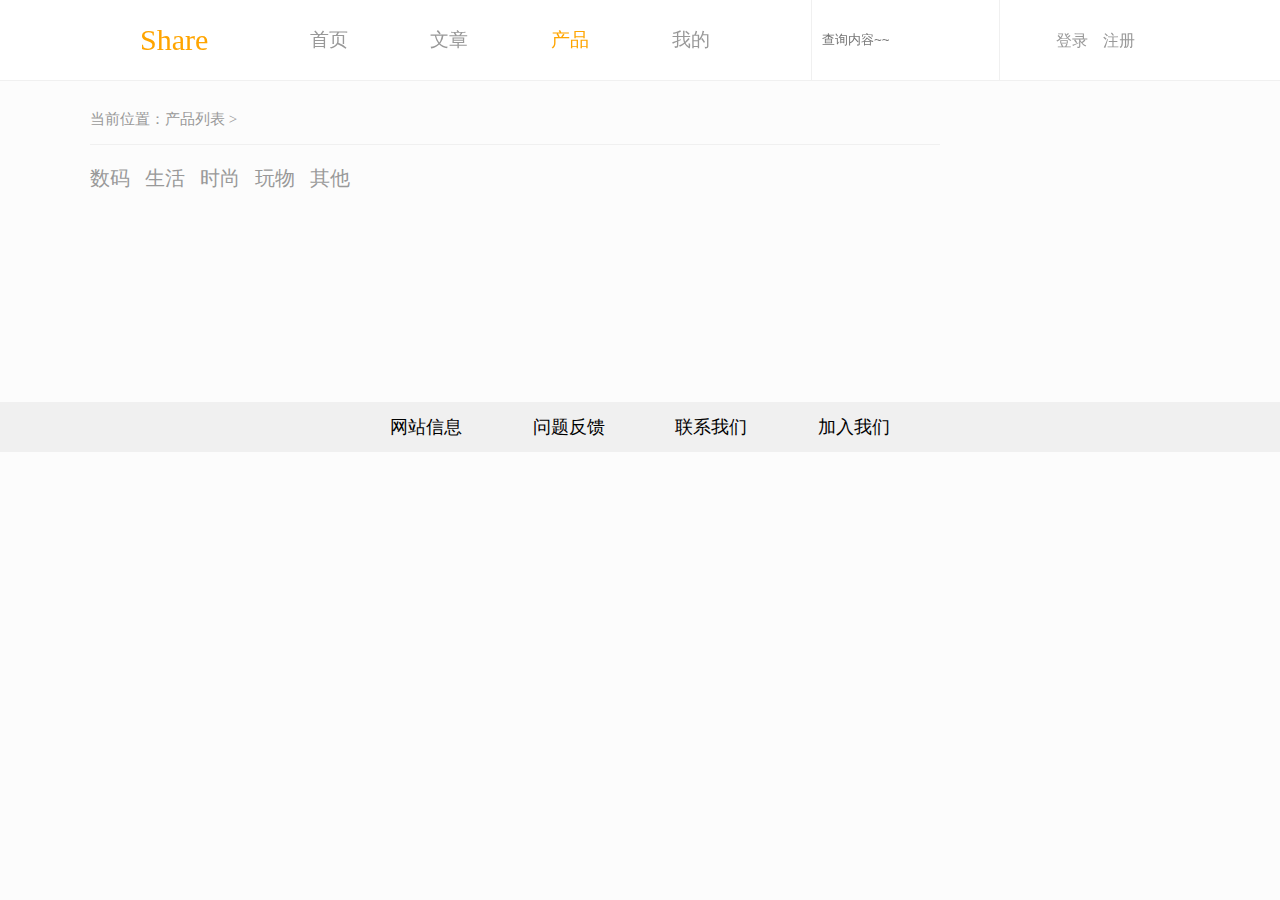
<file: product_list.html>
<!DOCTYPE html>
<html>
	<head>
		<meta charset="utf-8">
		<meta name="viewport" content="initial-scale=1,maximum-scale=1, minimum-scale=1">
		<title>产品列表页</title>
		<script>
			var deviceWidth = document.documentElement.clientWidth;
			if(deviceWidth > 750) 
			deviceWidth = 750; 
			document.documentElement.style.fontSize = deviceWidth / 7.5 + 'px';
		</script>
		<link rel="stylesheet" type="text/css" href="css/product_list.css"  />
		<script src="js/jQuery-3.3.1.js"></script>
	</head>
	<body>
		<div class="header">
			<div class="header-con">
				<div class="header-icon">Share</div>
				<ul class="header-nav">
					<li><a href="index.html">首页</a></li>
					<li><a href="article.html?id=1">文章</a></li>
					<li><a id="headercolor" href="product.html">产品</a></li>
					<li><a href="my.html?id=1">我的</a></li>
				</ul>
				<form class="header-search" onsubmit="return soso()" action="soso.html" method="get">
					<input type="text" id="socon" name="socon" placeholder="查询内容~~" />
				</form>
				<script>
					function soso(){
						var socon=document.getElementById("socon").value;
						if(socon==""){ 
							alert("请输入要搜索的内容~");
							return false;
						}
					}
				</script>
				<div class="header-login">
					<span class="header-login"><a href="login.html">登录</a></span>
					<span class="header-regist"><a href="regist.html">注册</a></span>
				</div>
			</div>
		</div>
		<div class="con">
			<div id="con_left">
				<div class="title">
					<p id="wei" class="weizhi">当前位置：产品列表 ></p>
						<ul class="tabcon">
							<li><a href="product_list.html?id=1" id="tab1">数码</a></li>
							<a href="product_list.html?id=2"><li>生活</li></a>
							<a href="product_list.html?id=3"><li>时尚</li></a>
							<a href="product_list.html?id=4"><li>玩物</li></a>
							<a href="product_list.html?id=5"><li>其他</li></a>
						</ul>
				</div>
				<div id="procon">
					<!-- <div class="prolist">
						<img src="img/test/panst_004.png" />
						<ul>
							<a href="product_item.html">
								<li>索尼Xperia 1</li>
								<li>索尼Xperia 1是索尼公司于2019年2月25日在西班牙巴塞罗那的MWC2019大会上发布了一款智能手机，曾被称为“XZ4”，采用了21:9比例的带鱼屏设计。</li>
								<li>
									<span>100人关注</span>
									<span>15篇文章</span>
									<span>200条评价</span>
								</li>
							</a>
						</ul>
						<p>家具</p>
					</div>
					<div class="prolist">
						<img src="img/test/panst_004.png" />
						<ul>
							<a href="#">
								<li>索尼Xperia 1</li>
								<li>索尼Xperia 1是索尼公司于2019年2月25日在西班牙巴塞罗那的MWC2019大会上发布了一款智能手机，曾被称为“XZ4”，采用了21:9比例的带鱼屏设计。</li>
								<li>
									<span>100人关注</span>
									<span>15篇文章</span>
									<span>200条评价</span>
								</li>
							</a>
						</ul>
						<p>家具</p>
					</div>
					<div class="prolist">
						<img src="img/test/panst_004.png" />
						<ul>
							<a href="#">
								<li>索尼Xperia 1</li>
								<li>索尼Xperia 1是索尼公司于2019年2月25日在西班牙巴塞罗那的MWC2019大会上发布了一款智能手机，曾被称为“XZ4”，采用了21:9比例的带鱼屏设计。</li>
								<li>
									<span>100人关注</span>
									<span>15篇文章</span>
									<span>200条评价</span>
								</li>
							</a>
						</ul>
						<p>家具</p>
					</div> -->
				</div>
				<script>
					$(function(){
						var curl=window.location.href;
						var spstr=curl.split("?"); 
						var id=spstr[spstr.length-1];
						var url="js/product.php?"+id;
						
						var weiid=id[id.length-1];
						var wei=document.getElementById("wei");
						if(weiid==1){
							wei.innerHTML="当前位置：产品列表 >数码";
						}else if(weiid==2){
							wei.innerHTML="当前位置：产品列表 >生活";
						}else if(weiid==3){
							wei.innerHTML="当前位置：产品列表 >时尚";
						}else if(weiid==4){
							wei.innerHTML="当前位置：产品列表 >玩物";
						}else if(weiid==5){
							wei.innerHTML="当前位置：产品列表 >其他";
						}
						
						function tabcon(){
							$.ajax({
								type:"get",
								url:url,
								dataType:'json',
								cache:false,
								async:true,
								success:function(res){
									console.log(res);
									var str="";	
									var div=document.getElementById("procon");
									
									$.each(res,function(i,item){
										str+="<div class='prolist'>"
										str+="<img src="+item.pimg+" /><ul>"
										str+="<a href='product_item.html?id="+item.pid+"'><li>"+item.pname+"</li>"
										str+="<li>"+item.pcon+"</li>"
										str+="<li><span>"+item.want+"想要</span><span>"+item.love+"关注</span><span>"+item.love+"已购</span></li>"
										
										str+="</a></ul>"
										str+="<p>"+item.pclassname+"</p>"
										str+="</div>"
										
										div.innerHTML=str;
										
									});	
									
								
										
									
								}
							});
						}
					tabcon();
					
						
					
				
					
				})
				</script>
			</div>
			<!-- <div id="con_right">
				<h1>类似产品</h1>
				<div class="pro_id">
					<a href="#"><img src="img/test/panst_004.png" /></a>
					<a href="#"><p>SONY VGP-WKB14</p></a>
				</div>
				<div class="pro_id">
					<a href="#"><img src="img/test/panst_004.png" /></a>
					<a href="#"><p>SONY VGP-WKB14</p></a>
				</div>
				<div class="pro_id">
					<a href="#"><img src="img/test/panst_004.png" /></a>
					<a href="#"><p>SONY VGP-WKB14</p></a>
				</div>
			</div> -->
		</div>
		<div class="end">
			<ul>
				<li><a href="#">网站信息</a></li>
				<li><a href="#">问题反馈</a></li>
				<li><a href="#">联系我们</a></li>
				<li><a href="#">加入我们</a></li>
			</ul>
		</div>
	</body>
</html>
</file>
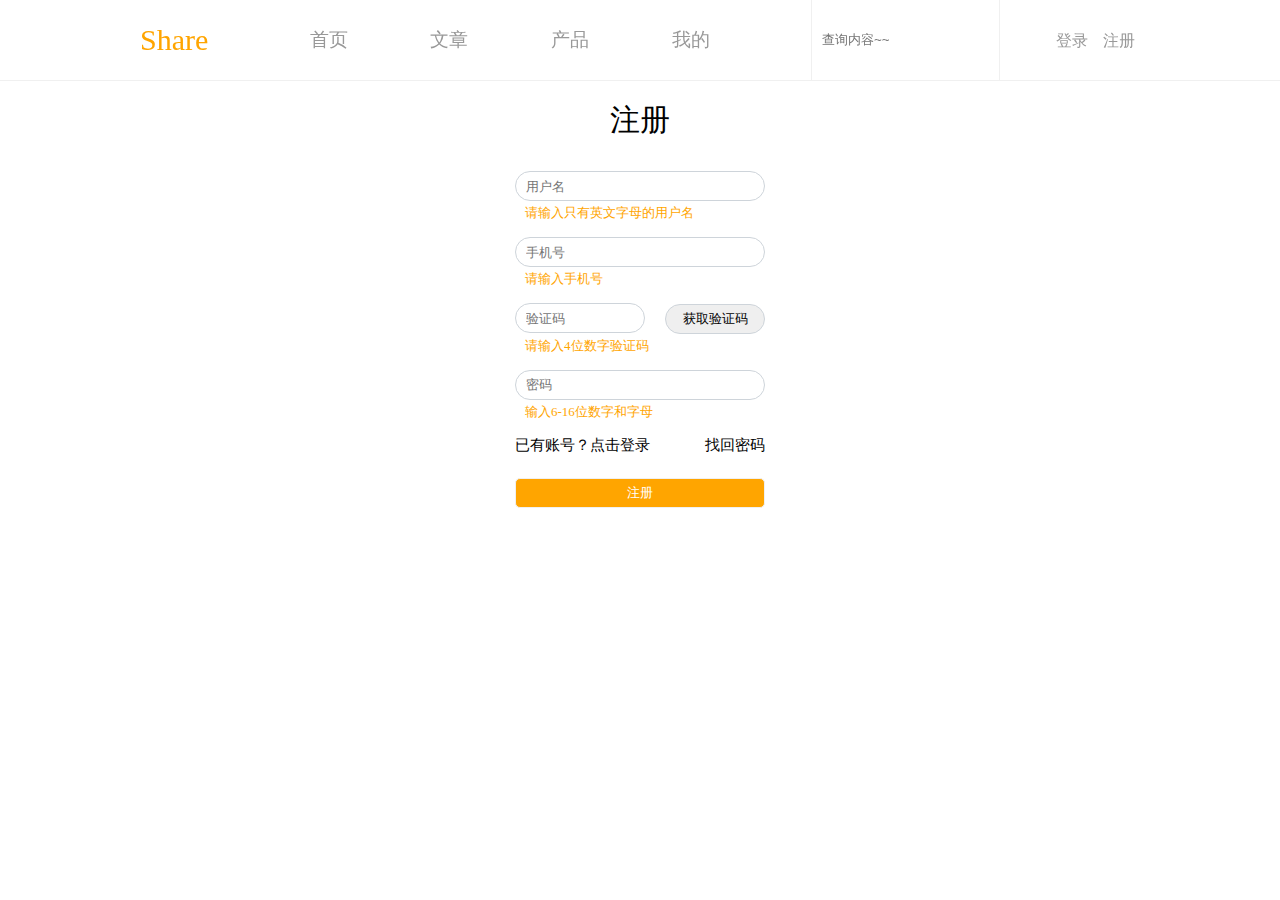
<file: regist.html>
<!DOCTYPE html>
<html>
	<head>
		<meta charset="utf-8">
		<meta name="viewport" content="initial-scale=1,maximum-scale=1, minimum-scale=1">
		<title>注册</title>
		<script>
			var deviceWidth = document.documentElement.clientWidth;
			if(deviceWidth > 750) 
			deviceWidth = 750; 
			document.documentElement.style.fontSize = deviceWidth / 7.5 + 'px';
		</script>
		<link type="text/css" rel="stylesheet" href="css/login.css"  />
	</head>
	<body>
		<div class="header">
			<div class="header-con">
				<div class="header-icon">Share</div>
				<ul class="header-nav">
					<li><a href="index.html">首页</a></li>
					<li><a href="article.html?id=1">文章</a></li>
					<li><a href="product.html">产品</a></li>
					<li><a href="my.html">我的</a></li>
				</ul>
				<form class="header-search" onsubmit="return soso()" action="soso.html" method="get">
					<input type="text" id="socon" name="socon" placeholder="查询内容~~" />
				</form>
				<script>
					function soso(){
						var socon=document.getElementById("socon").value;
						if(socon==""){ 
							alert("请输入要搜索的内容~");
							return false;
						}
					}
				</script>
				<div class="header-login">
					<span class="header-login"><a href="login.html">登录</a></span>
					<span class="header-regist"><a href="regist.html">注册</a></span>
				</div>
			</div>
		</div>
		<div class="login">
			<p class="title">注册</p>
			<form class="form1" action="js/regist.php" method="post" onsubmit="return register()">
				<input class="username" id="name" type="username" name="username" placeholder="用户名" />
				<p class="tishi">请输入只有英文字母的用户名</p>
				<input class="username" id="phone" placeholder="手机号" />
				<p class="tishi">请输入手机号</p>
				<input type="text" id="yanzheng" class="value" placeholder="验证码" value=""><input class="yan" onclick="settime(this)" type="button" value="获取验证码"></input>
				<p class="tishi">请输入4位数字验证码</p>
				<input class="password" id="password" type="password" name="password" placeholder="密码" /><br />
				<p class="tishi">输入6-16位数字和字母</p>
				<div class="login_tiao"><a href="login.html">已有账号？点击登录</a><a href="#">找回密码</a></div><br />
				<input class="denglu" type="submit" name="submit"  value="注册"/>
			</form>
		</div>
		<script>  
			var countdown=60;
			function settime(val) {
			    if (countdown == 0) {
			        val.removeAttribute("disabled");
			        val.value="获取验证码";
			        countdown = 60;
			    } else {
			        val.setAttribute("disabled", true);
			        val.value="重新发送(" + countdown + ")";
			        countdown--;
			        setTimeout(function() {
			            settime(val)
			        },1000)
			    }
				 
			}
			function register(){
					var name=document.getElementById("name").value;
					var phone=document.getElementById("phone").value;
					var password=document.getElementById("password").value;
					var yanzheng=document.getElementById("yanzheng").value;
					if(!(/^[A-Za-z]+$/.test(name))){ 
						alert("请输入只有英文字母的用户名");
						return false;
					}
					if(!(/^1[34578]\d{9}$/.test(phone))){ 
						alert("手机号码有误，请重新输入");
						return false;
					}
					if(!(/^\d{4,4}$/.test(yanzheng))){ 
						alert("输入4位验证码");
						return false;
					}
					if(!(/^(?![0-9]+$)(?![a-zA-Z]+$)[0-9A-Za-z]{6,16}$/.test(password))){ 
						alert("输入6-16位数字和字母");
						return false;
					}
				}
		</script>
	</body>
</html>
</file>
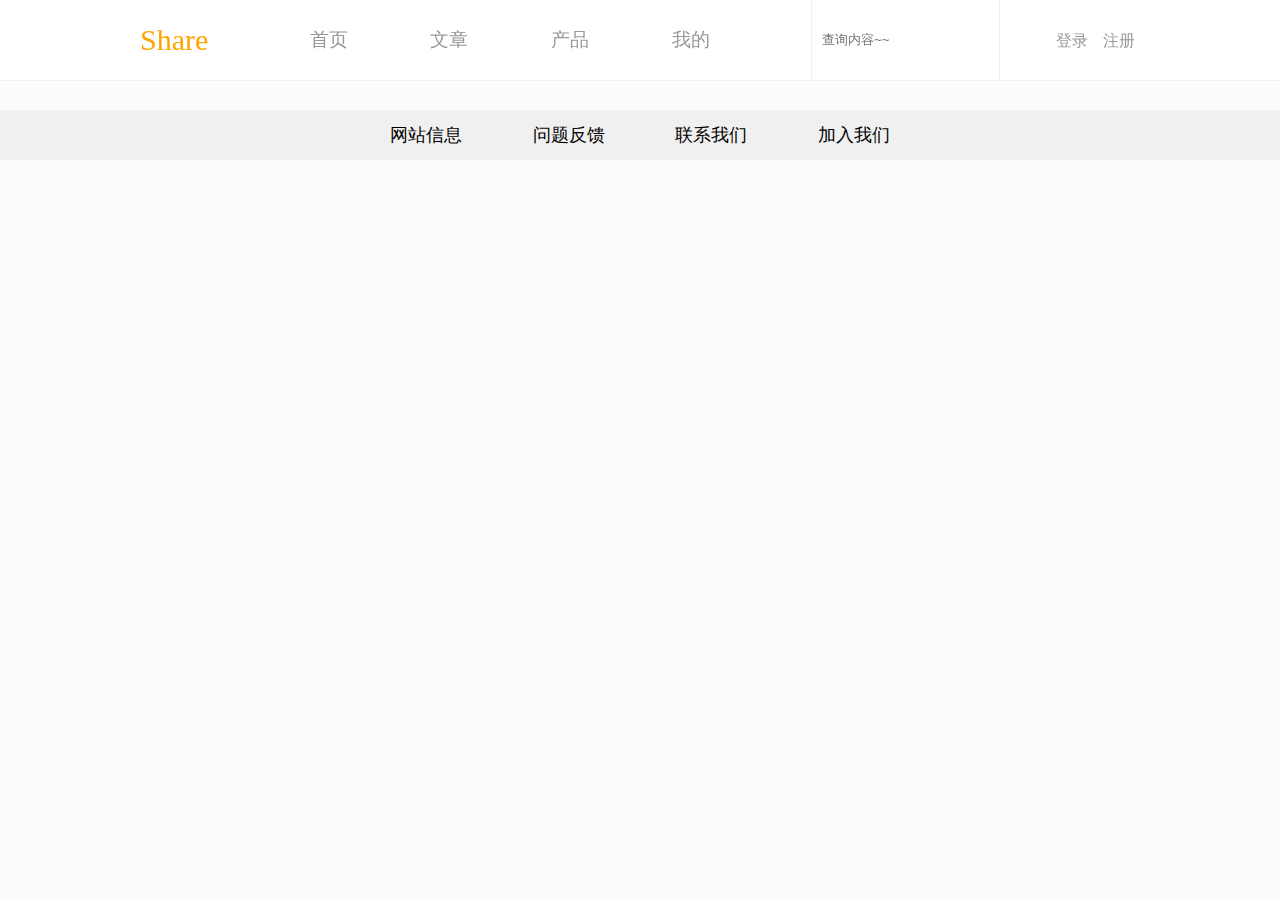
<file: soso.html>
<!DOCTYPE html>
<html>
	<head>
		<meta charset="utf-8">
		<meta name="viewport" content="initial-scale=1,maximum-scale=1, minimum-scale=1">
		<title>文章栏目页</title>
		<script>
			var deviceWidth = document.documentElement.clientWidth;
			if(deviceWidth > 750) 
			deviceWidth = 750; 
			document.documentElement.style.fontSize = deviceWidth / 7.5 + 'px';
		</script>
		<link type="text/css" rel="stylesheet" href="css/article.css"  />
		<script src="js/article.js"></script>
		<script src="js/jQuery-3.3.1.js"></script>
	</head>
	<body>
		<div class="header">
			<div class="header-con">
				<div class="header-icon">Share</div>
				<ul class="header-nav">
					<li><a href="index.html">首页</a></li>
					<li><a href="article.html?id=1">文章</a></li>
					<li><a href="product.html">产品</a></li>
					<li><a href="my.html?id=1">我的</a></li>
				</ul>
				<form class="header-search" onsubmit="return soso()" action="soso.html" method="get">
					<input type="text" id="socon" name="socon" placeholder="查询内容~~" />
				</form>
				<script>
					function soso(){
						var socon=document.getElementById("socon").value;
						if(socon==""){ 
							alert("请输入要搜索的内容~");
							return false;
						}
					}
				</script>
				<div class="header-login">
					<span class="header-login"><a href="login.html">登录</a></span>
					<span class="header-regist"><a href="regist.html">注册</a></span>
				</div>
			</div>
		</div>
		<div class="con">
			<div id="article"></div>
			<div id="product"></div>
			<div id="user"></div>
			<script>
				$(function(){
					function socon(){
						var curl=window.location.href;
						var spstr=curl.split("?"); 
						var socon=spstr[spstr.length-1];
						
						var urla="js/soso-a.php?"+socon;
						var urlp="js/soso-p.php?"+socon;
						var urlu="js/soso-u.php?"+socon;
						$.ajax({
							type:"get",
							url:urla,
							dataType:'json',
							cache:false,
							async:true,
							success:function(res){
								console.log(res);
								var str="";	
								var div=document.getElementById("article");
								$.each(res,function(i,item){
									str+="<ul class='list-con'>"
									str+="<li class='list-con-img'><a href='article_item.html?id="+item.aid+"'><img src="+item.aimg+" ></a></li>"
									str+="<li class='list-con-tab'>文章</li>"
									str+="<li class='list-con-title' style='text-align: center;'><a href='#'>"+item.atitle+"</a></li>"
									str+="</ul>"
									
								});
								div.innerHTML=str;
							}
						});
						$.ajax({
							type:"get",
							url:urlp,
							dataType:'json',
							cache:false,
							async:true,
							success:function(res){
								console.log(res);
								var str="";	
								var div=document.getElementById("product");
								$.each(res,function(i,item){
									str+="<ul class='list-con'>"
									str+="<li class='list-con-img'><a href='product_item.html?id="+item.pid+"'><img src="+item.pimg+" ></a></li>"
									str+="<li class='list-con-tab'>产品</li>"
									str+="<li class='list-con-title' style='text-align: center;'><a href='#'>"+item.pname+"</a></li>"
									str+="</ul>"
									
								});
								div.innerHTML=str;
							}
						});
						$.ajax({
							type:"get",
							url:urlu,
							dataType:'json',
							cache:false,
							async:true,
							success:function(res){
								console.log(res);
								var str="";	
								var div=document.getElementById("user");
								$.each(res,function(i,item){
									str+="<ul class='list-con'>"
									str+="<li class='list-con-img'><a href='user.html?id="+item.uid+"'><img src="+item.userpic+" ></a></li>"
									str+="<li class='list-con-tab'>用户</li>"
									str+="<li class='list-con-title' style='text-align: center;'><a href='#'>"+item.username+"</a></li>"
									str+="</ul>"
									
								});
								div.innerHTML=str;
							}
						});
					
					}
				socon();
			})
			</script>
		</div>
		<div class="end">
			<ul>
				<li><a href="#">网站信息</a></li>
				<li><a href="#">问题反馈</a></li>
				<li><a href="#">联系我们</a></li>
				<li><a href="#">加入我们</a></li>
			</ul>
		</div>
	</body>
</html>
</file>
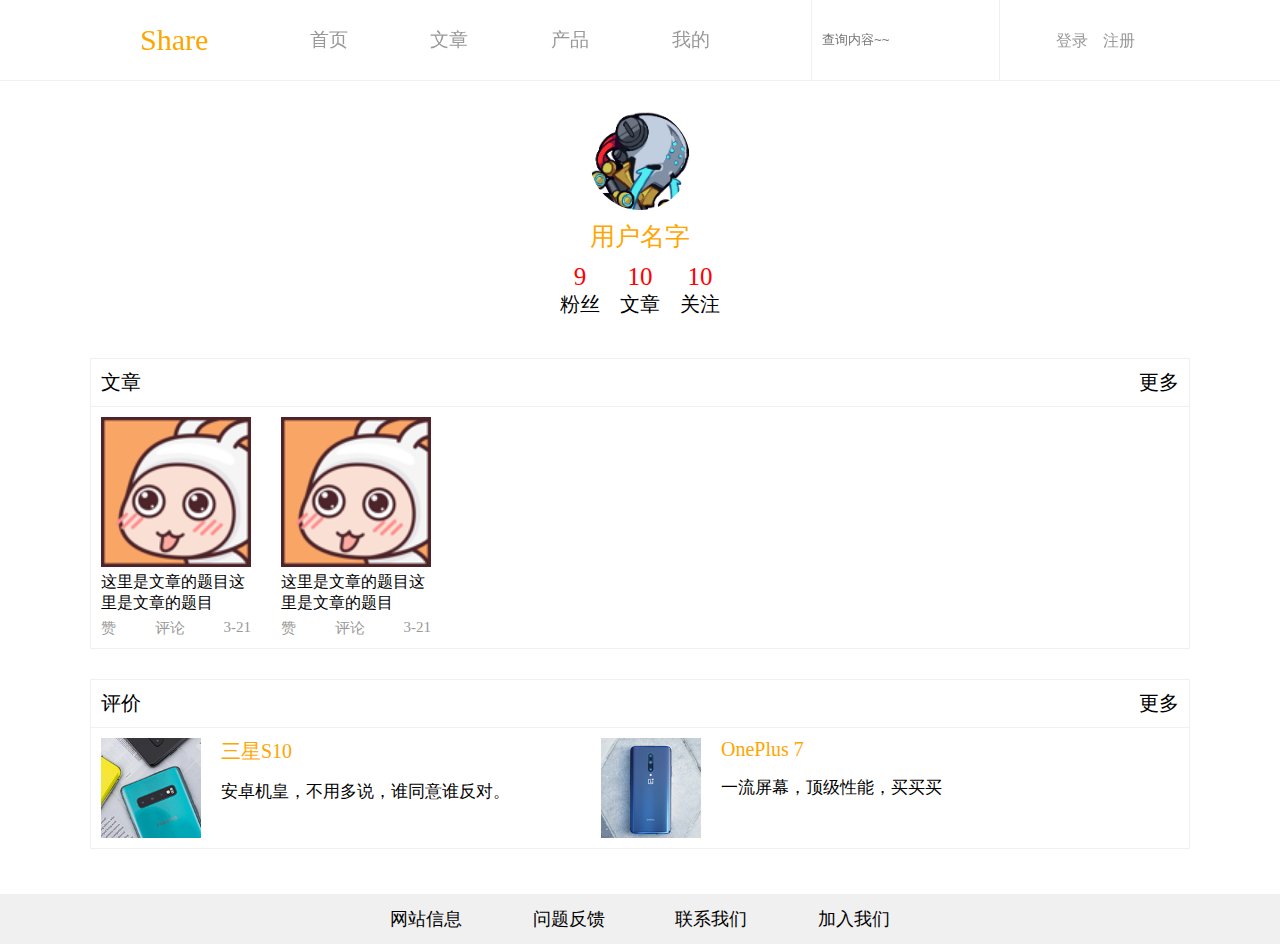
<file: users.html>
<!DOCTYPE html>
<html>
	<head>
		<meta charset="utf-8">
		<meta name="viewport" content="initial-scale=1,maximum-scale=1, minimum-scale=1">
		<title>个人主页</title>
		<script>
			var deviceWidth = document.documentElement.clientWidth;
			if(deviceWidth > 750) 
			deviceWidth = 750; 
			document.documentElement.style.fontSize = deviceWidth / 7.5 + 'px';
		</script>
		<link rel="stylesheet" type="text/css" href="css/my.css" />
	</head>
	<body>
		<div class="header">
			<div class="header-con">
				<div class="header-icon">Share</div>
				<ul class="header-nav">
					<li><a href="index.html">首页</a></li>
					<li><a href="article.html?id=1">文章</a></li>
					<li><a href="product.html">产品</a></li>
					<li><a href="my.html">我的</a></li>
				</ul>
				<form class="header-search" onsubmit="return soso()" action="soso.html" method="get">
					<input type="text" id="socon" name="socon" placeholder="查询内容~~" />
				</form>
				<script>
					function soso(){
						var socon=document.getElementById("socon").value;
						if(socon==""){ 
							alert("请输入要搜索的内容~");
							return false;
						}
					}
				</script>
				<div class="header-login">
					<span class="header-login"><a href="login.html">登录</a></span>
					<span class="header-regist"><a href="regist.html">注册</a></span>
				</div>
			</div>
		</div>
		<div class="con">
			<div class="myname" id="uname">
				<img src="img/pic/pic%20(1).png" />
				<p>用户名字</p>
				<div class="myxx">
					<ul>
						<li>9</li>
						<li>粉丝</li>
					</ul>
					<ul>
						<li>10</li>
						<li>文章</li>
					</ul>
					<ul>
						<li>10</li>
						<li>关注</li>
					</ul>
				</div>
			</div>
			<div class="mylist">
				<ul class="list-title">
					<li>文章</li>
					<li>更多</li>
				</ul>
				<div class="list-conn" id="ucon">
					<div class="list-xx">
						<img src="img/test/panst_007.png" />
						<p>这里是文章的题目这里是文章的题目</p>
						<ul>
							<li>赞</li>
							<li>评论</li>
							<li>3-21</li>
						</ul>
					</div>
					<div class="list-xx">
						<img src="img/test/panst_007.png" />
						<p>这里是文章的题目这里是文章的题目</p>
						<ul>
							<li>赞</li>
							<li>评论</li>
							<li>3-21</li>
						</ul>
					</div>
				</div>
			</div>
			<div class="mylist">
				<ul class="list-title">
					<li>评价</li>
					<li>更多</li>
				</ul>
				<div class="list-conn">
					<div class="chping">
						<img src="img/product-item/2/mini2.jpg" />
						<div class="chping_right">
							<p>三星S10</p>
							<p>安卓机皇，不用多说，谁同意谁反对。</p>
						</div>
					</div>
					<div class="chping">
						<img src="img/article/4/mini4.jpg" />
						<div class="chping_right">
							<p>OnePlus 7</p>
							<p>一流屏幕，顶级性能，买买买</p>
						</div>
					</div>
					
				</div>
			</div>
			<script src="js/jQuery-3.3.1.js"></script>
			<script>
				var curl=window.location.href;
				var spstr=curl.split("?"); 
				var id=spstr[spstr.length-1];
				
				var url="js/users.php?"+id;
				$.ajax({
					type:"get",
					url:url,
					dataType:'json',
					async:true,
					success:function(res){
						console.log(res);
						var str="";	
						var ucon="";
						var uname=document.getElementById("uname");
						var uconn=document.getElementById("ucon");
						$.each(res,function(i,item){
							
							
							ucon+="<div class='list-xx'>"
							ucon+="<img src="+item.aimg+" />"
							ucon+="<p>"+item.atitle+"</p>"
							ucon+="<ul><li>赞</li><li>评论</li><li>"+item.atime+"</li></ul>"
							ucon+="</div>"
							uconn.innerHTML=ucon;
						});	
						for(i=0;i<1;i++){
							str+="<img src="+res[0].userpic+" />"
							str+="<p>"+res[0].username+"</p>"
							str+="<div class='myxx'><ul><li>"+res[0].fin+"</li><li>粉丝</li></ul>"
							str+="<ul><li>"+res[0].love+"</li><li>收藏</li></ul>"
							str+="<ul><li>"+res[0].ping+"</li><li>评论</li></ul>"
							str+="</div>"
							
							uname.innerHTML=str;
						}
					}
				})
			</script>
		</div>
		<div class="end">
			<ul>
				<li><a href="#">网站信息</a></li>
				<li><a href="#">问题反馈</a></li>
				<li><a href="#">联系我们</a></li>
				<li><a href="#">加入我们</a></li>
			</ul>
		</div>
	</body>
</html>
</file>
<file: css/index.css>
@media screen and (max-width:320px ) {
	.m-navlist{font-size: 5px;}
}
@media screen and (min-width: 320px) and (max-width: 640px) {
	.m-navlist{font-size: 6px;}
}
@media screen and (min-width:750px ) {
	.m-navlist{font-size: 8px;}
}
body{margin: 0 auto;background-color: #fcfcfc;}
img{
	width: 100%;
	height: auto;
	margin: 0;
	padding: 0;
}
*{padding: 0;margin: 0;}
a{text-decoration: none;}
ul,li{text-decoration: none;list-style: none;margin: 0;padding: 0;}
/* ########################## */
.header{
	width: 100%;
	height: .8rem;
	color: #999999;
	position: fixed;
	top: 0;
	z-index: 9999;
	background-color: rgba(255,255,255,.9);
	border-bottom:1px solid #F0F0F0 ;
}
.header-con{
	margin: 0 auto;
	width: 10rem;
	height: .8rem;
	font-size: .19rem;
	display: flex;
	justify-content: space-between;
	align-items: center;
}
.header-icon{
	font-size: .3rem;
	color: orange;
}
.header-nav{
	width: 4rem;
	margin: 0 .5rem;
	display: flex;
	justify-content: space-between;
}
.header-nav a{
	color: #999999;
}
#headercolor{
	color: orange;
}
.header-search{
	height: .8rem;
	border-left: 1px solid #F0F0F0;
	border-right: 1px solid #F0F0F0;
}
.header-search input:nth-of-type(1){
	outline: none;
	border-style: none;
	background-color: transparent;
	line-height: .8rem;
	margin-left: .1rem;
}
.header-search input:nth-of-type(2){
	outline: none;
	border: 1px solid #999999;
	background-color: transparent;
	padding: .05rem;
	margin-right: .1rem;
	color: #999999;
	transition: 300ms ;
}
.header-search input:nth-of-type(2):hover{
	color: #000000;
	border: 1px solid #000000;
	transition: 300ms ;
}
.header-login span a{
	margin: .05rem;
	font-size: .16rem;
	color: #999999;
}
/* ############################## */
#banner{
	position: relative;
	margin-top: .8rem;
	width: 19.2rem;
	height: 4.2rem;
	overflow: hidden;
}
#list{
	position: absolute;
	width: 134.4rem;
	height: 4.2rem;
	z-index: 1;
	display: flex;
}
#list img{
	width: 19.2rem;
	height: 4.2rem;
}
#buttons{
	position: absolute;
	height: 0.1rem;
	width: 1rem;
	z-index: 2;
	bottom: 0.2rem;
	right: 50%;
	display: flex;
}
#buttons span{
	cursor: pointer;   
	border: 1px solid #fff;  
	border-radius: 50%;  
	height: 10px;  
	width: 10px;  
	margin-right: 5px;  
	background-color: rgba(255,255,255,0);  
}
#buttons .on{
	background: white; 
}
#prev{
	position: absolute;
	z-index: 2;
	line-height: 4.2rem;
	color: #F0F0F0;
	margin-left: .2rem;
	color: #999999;
}
#next{
	position: absolute;
	z-index: 2;
	line-height: 4.2rem;
	right: 0;
	color: #F0F0F0;
	margin-right: .2rem;
	color: #999999;
}
/* ########################################endif */
.top{
	margin: 0 auto;
	margin-top: .2rem;
	width: 10rem;
	height: 2.8rem;
	border: 1px solid #F0F0F0;
	transition: 300ms ;
}
.top:hover{
	box-shadow:0.00rem 0.00rem 0.1rem  rgba(0,0,0,0.1);
	transition: 300ms ;
	
}
.top-header{
	padding: .1rem 0;
	display: flex;
	justify-content: space-between;
	border-bottom: 1px solid #F0F0F0;
}
.top-tab{
	display: flex;
	align-items: center;
}
.top-tab p{
	font-size: .2rem;
	border-left: .05rem solid red;
	padding-left: .1rem;
}
.top-tab ul{
	display: flex;
	font-size: .18rem;
	margin-left: .3rem;
}
.top-tab li:nth-child(1){
	margin-right: .1rem;
	/* color: orange; */
}
.top-more{
	color: black;
	font-size: .2rem;
}
#top-tab-ul li{
	cursor: pointer;
}
/* tab选项卡内容 */
.top-con{
	display: flex;
	justify-content: space-between;
	margin: .1rem .41rem;
}
.top-con ul{
	width: 1.5rem;
}
.top-con ul img{
	display: block;
	width: 1.5rem;
	height: 1.5rem;
}
.top-con ul a{
	font-size: .15rem;
	color: black;
}
.top-tab-li{
	color: orange;
}
.top-hide{
	display: none;
}
.top-show{
	display: show;
}
/* ########################## */
.con{
	margin: 0 auto;
	margin-top: .5rem;
	width: 10rem;
	display: flex;
	flex-wrap: wrap;
	/* justify-content: space-between; */
}
.con_li{
	position: relative;
	margin-bottom: .2rem;
	width: 3rem;
	height: 3rem;
	margin-right: .1rem;
	transition: 300ms ;
	padding: .1rem;
}
.con_li:hover{
	box-shadow:0.00rem 0.00rem 0.1rem  rgba(0,0,0,0.2);
	transition: 300ms ;
}
.con_li:hover img{
	filter: brightness(100%);
	transition: 300ms;
}
.con_li img{
	position: absolute;
	width: 3rem;
	height: 3rem;
	cursor: pointer;
	filter: brightness(80%);
	transition: 300ms;
}
.con_li p{
	position: absolute;
	font-size: .15rem;
	color: white;
	padding: .05rem .1rem;
	margin: .1rem;
	background-color: rgb(0,0,0,.5);
	border-radius: .5rem;
}
.con_li ul{
	position: absolute;
	bottom: .2rem;
	left: .2rem;
}
.con_li ul>li{
	font-size: .2rem;
	color: white;
	text-shadow:.01rem .01rem .01rem #999999;
	width: 2.8rem;
}
.con_li ul>li:nth-child(2){
	font-size: .15rem;
}


.end{
	margin-top: .3rem;
	background-color: #F0F0F0;
	height: .5rem;
}
.end ul{
	display: flex;
	justify-content: space-between;
	width: 5rem;
	margin: 0 auto;
}
.end ul li{
	font-size: .18rem;
	line-height: .5rem;
}
.end ul li a{
	color: black;
}
</file>
<file: css/article.css>
@media screen and (max-width:320px ) {
	.m-navlist{font-size: 5px;}
}
@media screen and (min-width: 320px) and (max-width: 640px) {
	.m-navlist{font-size: 6px;}
}
@media screen and (min-width:750px ) {
	.m-navlist{font-size: 8px;}
}
body{margin: 0 auto;background-color: #fcfcfc;}
img{
	width: 100%;
	height: auto;
	margin: 0;
	padding: 0;
}
*{padding: 0;margin: 0;}
a{text-decoration: none;color: black;}
ul,li{text-decoration: none;list-style: none;margin: 0;padding: 0;}
/* ########################## */
.header{
	width: 100%;
	height: .8rem;
	color: #999999;
	position: fixed;
	top: 0;
	z-index: 9999;
	background-color: rgba(255,255,255,.9);
	border-bottom:1px solid #F0F0F0 ;
}
.header-con{
	margin: 0 auto;
	width: 10rem;
	height: .8rem;
	font-size: .19rem;
	display: flex;
	justify-content: space-between;
	align-items: center;
}
.header-icon{
	font-size: .3rem;
	color: orange;
}
.header-nav{
	width: 4rem;
	margin: 0 .5rem;
	display: flex;
	justify-content: space-between;
}
.header-nav a{
	color: #999999;
}
#headercolor{
	color: orange;
}
.header-search{
	height: .8rem;
	border-left: 1px solid #F0F0F0;
	border-right: 1px solid #F0F0F0;
}
.header-search input{
	outline: none;
	border-style: none;
	background-color: transparent;
	line-height: .8rem;
	margin-left: .1rem;
}
.header-login span a{
	margin: .05rem;
	font-size: .16rem;
	color: #999999;
}
/* ############################## */
.con{
	margin: 0 auto;
	margin-top: .8rem;
	width: 11rem;
	display: flex;
	justify-content: space-between;
}
#article-con{
	width: 8.5rem;
	/* background-color: #EDEDED; */
}
.article-hot{
	width: 1.8rem;
	margin-top: .5rem;
}
/* ############## */
#article-tab{
	position: fixed;
	top: .8rem;
	z-index: 9999;
	width: 8.5rem;
	font-size: .18rem;
	color: black;
	background-color: rgba(240,240,240,.9);
	display: flex;
	justify-content: space-between;
	padding: .05rem .5rem;
	box-sizing: border-box;
	cursor:pointer;
}
.article-list{
	margin-top: 0.5rem;
	display: flex;
	flex-wrap: wrap;
}
.list-con{
	position: relative;
	margin-right: .3rem;
	width: 2.5rem;
	border: 1px solid #F0F0F0;
	border-radius: .08rem;
	margin-bottom: .3rem;
	overflow: hidden;
	transition: 300ms ;
}
.list-con:hover{
	box-shadow:0.00rem 0.00rem 0.1rem  rgba(0,0,0,0.1);
	transition: 300ms ;
}
.list-con-img{
	width: 2.5rem;
	height: 2.5rem;
	cursor: pointer;
	filter: brightness(80%);
	transition: 300ms;
}
.list-con-img:hover{
	filter: brightness(100%);
	transition: 300ms;
}
.list-con-tab{
	position: absolute;
	top: 0;
	font-size: .15rem;
	color: white;
	padding: .05rem .1rem;
	margin: .1rem;
	background-color: rgb(0,0,0,.5);
	border-radius: .5rem;
}
.list-con-title{
	font-size: .18rem;
	padding: .05rem;
	height: .45rem;
}
.list-con-title a{
	color: black;
}
.list-con-reader{
	display: flex;
	align-items: center;
	padding: .05rem;
	font-size: .15rem;
}
.list-con-reader img{
	width: .3rem;
	height: .3rem;
	border-radius: .5rem;
}
.list-con-reader p:nth-of-type(1){
	padding: 0 .05rem;
}
.list-con-reader p:nth-of-type(1) a{
	color: #999999;
}
.list-con-reader p:nth-of-type(2){
	color: #CCCCCC;
}
.zan{
	border-top: 1px solid #CCCCCC;
	font-size: .2rem;
	line-height: .3rem;
	display: flex;
	justify-content: space-around;
}
.tabli{
	color: orange;
}
.hide{
	display: none;
}
.show{
	display: show;
}
/* ################# */
.hot-news{
	font-size: .2rem;
}
.hot-list{
	position: relative;
	width: 1.8rem;
	height: 1.8rem;
	margin-top: .1rem;
	transition: 300ms ;
}
.hot-list:hover{
	box-shadow:0.00rem 0.00rem 0.1rem  rgba(0,0,0,0.1);
	transition: 300ms ;
}
.hot-list img{
	width: 1.8rem;
	height: 1.8rem;
	filter: brightness(80%);
	transition: 300ms;
}
.hot-list img:hover{
	filter: brightness(100%);
	transition: 300ms;
}
.top{
	position: absolute;
	top: 0;
	font-size: .15rem;
	color: white;
	width: .6rem;
	background-color: red;
}
.title{
	position: absolute;
	bottom: 0;
	font-size: .15rem;
	color: white;
	width: 1.8rem;
	line-height: .3rem;
	text-align: center;
	background-color: rgba(0,0,0,.5);
}
.end{
	margin-top: .3rem;
	background-color: #F0F0F0;
	height: .5rem;
}
.end ul{
	display: flex;
	justify-content: space-between;
	width: 5rem;
	margin: 0 auto;
}
.end ul li{
	font-size: .18rem;
	line-height: .5rem;
}
.end ul li a{
	color: black;
}
</file>
<file: css/article_item.css>
@media screen and (max-width:320px ) {
	.m-navlist{font-size: 5px;}
}
@media screen and (min-width: 320px) and (max-width: 640px) {
	.m-navlist{font-size: 6px;}
}
@media screen and (min-width:750px ) {
	.m-navlist{font-size: 8px;}
}
body{margin: 0 auto;}
img{
	width: 100%;
	height: auto;
	margin: 0;
	padding: 0;
}
*{padding: 0;margin: 0;}
a{text-decoration: none;}
ul,li{text-decoration: none;list-style: none;margin: 0;padding: 0;}
/* ########################## */
.header{
	width: 100%;
	height: .8rem;
	color: #999999;
	position: fixed;
	top: 0;
	z-index: 9999;
	background-color: rgba(255,255,255,.9);
	border-bottom:1px solid #F0F0F0 ;
}
.header-con{
	margin: 0 auto;
	width: 10rem;
	height: .8rem;
	font-size: .19rem;
	display: flex;
	justify-content: space-between;
	align-items: center;
}
.header-icon{
	font-size: .3rem;
	color: orange;
}
.header-nav{
	width: 4rem;
	margin: 0 .5rem;
	display: flex;
	justify-content: space-between;
}
.header-nav a{
	color: #999999;
}
.header-search{
	height: .8rem;
	border-left: 1px solid #F0F0F0;
	border-right: 1px solid #F0F0F0;
}
.header-search input{
	outline: none;
	border-style: none;
	background-color: transparent;
	line-height: .8rem;
	margin-left: .1rem;
}
.header-login span a{
	margin: .05rem;
	font-size: .16rem;
	color: #999999;
}
/* ############################## */
.con{
	width: 11rem;
	margin: 0 auto;
	margin-top: .8rem;
	display: flex;
	justify-content: space-between;
}
#con_left{
	width: 8.5rem;
	margin-top: .3rem;
}
.left-name{
	display: flex;
	line-height: .3rem;
	font-size: .15rem;
}
.left-name a{
	display: block;
	color: #999999;
	margin-right: .1rem;
}
.bigh1{
	margin:.2rem 0rem;
	font-size: .3rem;
}
h1{
	font-size: .2rem;
}
.left_con{
	font-size: .16rem;
	letter-spacing: .01rem;
	line-height: 180%;
	margin: .2rem 0;
}
.left_conimg{
	width: 7rem;
	margin: 0 auto;
}
.left_conimg1{
	width: auto;
	height: auto;
	max-width: 100%;
	max-height: 100%; 
}
.other{
	display: flex;
	justify-content: space-between;
	font-size: .15rem;
}
.other a{
	color: #999999;
}
.mu{
	position: fixed;
	top: 4.1rem;
	right: 15.2rem;
	z-index: 9999;
	font-size: .2rem;
	border: 1px solid #CCCCCC;
	padding: .1rem;
	text-align: right;
}
.mu a{
	color: black;
	display: block;
}
.bigmu{
	padding: .05rem;
}
.mu ul li ul{
	display: none;
}
.mu ul:hover li ul{
	display: block;
}
.mu p{
	border-top: 1px solid #CCCCCC;
	padding: .05rem;
}
.ping{
	margin-top: .2rem;
	height: 5rem;
}
.pingcon{
	border: 1px solid #F0F0F0;
	padding: .1rem;
	margin-bottom: .2rem;
}
.pingcon-input{
	display: flex;
}
.pingcon-input img{
	width: .5rem;
	height: .5rem;
	border-radius: .5rem;
}
.pingcon-input input{
	width: 3rem;
	height: .5rem;
	outline: none;
	border-style: none;
	background-color: transparent;
	margin-left: .1rem;
	line-height: .5rem;
}
.pingbutton{
	display: flex;
	justify-content: space-between;
	font-size: .15rem;
	color: #999999;
	margin-top: .05rem;
}
.pingbutton input{
	outline: none;
	border-style: none;
	background-color: orange;
	color: white;
	padding: .05rem;
}
.otherping{
	display: flex;
	border: 0.01rem solid #F0F0F0;
	margin-bottom: .15rem;
}
.otherping img{
	width: .5rem;
	height: .5rem;
	border-radius: .5rem;
	margin-top: .1rem;
	margin-left: .1rem;
}
.otherping ul{
	margin-left: .1rem;
	width: 7.78rem;
}
.otherping li:nth-of-type(1){
	font-size: .2rem;
	color: orange;
}
.otherping li:nth-of-type(2){
	font-size: .18rem;
	margin: .05rem 0;
}
.otherping li:nth-of-type(3){
	font-size: .15rem;
	
}
.otherping li:nth-of-type(3) span{
	margin-right: .1rem;
}















/* ############# */
#con_right{
	width: 2.2rem;
	/* background-color: #F0F0F0; */
}
.article_name{
	border: 1px solid #F0F0F0;
	margin-top: .3rem;
	transition: 300ms ;
}
.article_name:hover{
	box-shadow:0.00rem 0.00rem 0.1rem  rgba(0,0,0,0.1);
	transition: 300ms ;
}
.name-top{
	display: flex;
	border-bottom: 1px solid #F0F0F0;
	align-items: center;
	padding: .1rem;
}
.name-top img{
	width: .6rem;
	height: .6rem;
	border-radius: .5rem;
}
.name-top ul{
	margin-left: .1rem;
}
.name-top ul li:nth-child(1) a{
	display: block;
	font-size: .2rem;
	color: orange;
}
.name-top ul li:nth-child(2) a{
	display: block;
	font-size: .15rem;
	color: red;
	text-align: center;
	width: .5rem;
	padding: .01rem .05rem;
	margin-top: .05rem;
	border: 1px solid #F0F0F0;
	background-color: #FEECEC;
}
.name-bottom{
	display: flex;
	justify-content: space-between;
	font-size: .15rem;
	padding: .1rem;
}
.name-bottom ul a{
	display: block;
	color: red;
	text-align: center;
}
.name-bottom ul li:nth-child(2){
	color: black;
}
.pro_id{
	position: relative;
	margin-top: .2rem;
	height: 1rem;
	border: 1px solid #F0F0F0;
	display: flex;
	transition: 300ms ;
}
.pro_id:hover{
	box-shadow:0.00rem 0.00rem 0.1rem  rgba(0,0,0,0.1);
	transition: 300ms ;
}
.pro_id img{
	width: 1rem;
	height: 1rem;
}
.pro_id ul{
	display: flex;
	flex-direction: column;
	justify-content: space-between;
}
.pro_id ul>li:nth-of-type(1){
	font-size: .16rem;
	color: orange;
	margin-left: .1rem;
	margin-top: .1rem;
}
.pro_id ul>li>a{
	text-align: center;
	display: block;
	font-size: .12rem;
	color: white;
	background-color: red;
	padding: .1rem;
}



.end{
	margin-top: .3rem;
	background-color: #F0F0F0;
	height: .5rem;
}
.end ul{
	display: flex;
	justify-content: space-between;
	width: 5rem;
	margin: 0 auto;
}
.end ul li{
	font-size: .18rem;
	line-height: .5rem;
}
.end ul li a{
	color: black;
}
</file>
<file: css/login.css>
@media screen and (max-width:320px ) {
	.m-navlist{font-size: 5px;}
}
@media screen and (min-width: 320px) and (max-width: 640px) {
	.m-navlist{font-size: 6px;}
}
@media screen and (min-width:750px ) {
	.m-navlist{font-size: 8px;}
}
body{margin: 0 auto;}
img{
	width: 100%;
	height: auto;
	margin: 0;
	padding: 0;
}
*{padding: 0;margin: 0;}
a{text-decoration: none;}
ul,li{text-decoration: none;list-style: none;margin: 0;padding: 0;}
/* ############################### */
.header{
	width: 100%;
	height: .8rem;
	color: #999999;
	position: fixed;
	top: 0;
	z-index: 9999;
	background-color: rgba(255,255,255,.9);
	border-bottom:1px solid #F0F0F0 ;
}
.header-con{
	margin: 0 auto;
	width: 10rem;
	height: .8rem;
	font-size: .19rem;
	display: flex;
	justify-content: space-between;
	align-items: center;
}
.header-icon{
	font-size: .3rem;
	color: orange;
}
.header-nav{
	width: 4rem;
	margin: 0 .5rem;
	display: flex;
	justify-content: space-between;
}
.header-nav a{
	color: #999999;
}
.header-search{
	height: .8rem;
	border-left: 1px solid #F0F0F0;
	border-right: 1px solid #F0F0F0;
}
.header-search input{
	outline: none;
	border-style: none;
	background-color: transparent;
	line-height: .8rem;
	margin-left: .1rem;
}
.header-login span a{
	margin: .05rem;
	font-size: .16rem;
	color: #999999;
}
/* ############################### */
.login{
	font-size: .2rem;
	margin: 0 auto;
	width: 3rem;
	margin-top:1rem; 
	/* border: 1px solid aliceblue; */
}
.title{
	text-align: center;
	font-size: .3rem;
	margin-bottom: .3rem;
}
.form1{
	margin: 0 auto;
	width: 2.5rem;
}
.username,.password{
	width: 2.5rem;
	height: .3rem;
	border: 1px solid #ced4da;
	border-radius: .25rem;
	outline: none;
	padding-left: .1rem;
	box-sizing: border-box;
}

.tishi{
	font-size: .13rem;
	color: orange;
	margin-left: .1rem;
	margin-top: .03rem;
	margin-bottom: .15rem;
}
.login_tiao{
	display: flex;
	justify-content: space-between;
}
.login_tiao a{
	color: black;
	font-size: .15rem;
}
.denglu{
	width: 2.5rem;
	height: .3rem;
	border: 1px solid #F0F0F0;
	border-radius: .05rem;
	outline: none;
	background-color: #FFA500;
	color: white;
}
/* ****************************** */
#yanzheng{
	width: 1.3rem;
	height: .3rem;
	border: 1px solid #ced4da;
	border-radius: .25rem;
	outline: none;
	padding-left: .1rem;
	box-sizing: border-box;
}
.yan{
	width: 1rem;
	height: .3rem;
	border: 1px solid #ced4da;
	border-radius: .25rem;
	outline: none;
	margin-left: .2rem;
	box-sizing: border-box;
}
</file>
<file: css/my.css>
@media screen and (max-width:320px ) {
	.m-navlist{font-size: 5px;}
}
@media screen and (min-width: 320px) and (max-width: 640px) {
	.m-navlist{font-size: 6px;}
}
@media screen and (min-width:750px ) {
	.m-navlist{font-size: 8px;}
}
body{margin: 0 auto;}
img{
	width: 100%;
	height: auto;
	margin: 0;
	padding: 0;
}
*{padding: 0;margin: 0;}
a{text-decoration: none;}
ul,li{text-decoration: none;list-style: none;margin: 0;padding: 0;}
/* ########################## */
.header{
	width: 100%;
	height: .8rem;
	color: #999999;
	position: fixed;
	top: 0;
	z-index: 9999;
	background-color: rgba(255,255,255,.9);
	border-bottom:1px solid #F0F0F0 ;
}
.header-con{
	margin: 0 auto;
	width: 10rem;
	height: .8rem;
	font-size: .19rem;
	display: flex;
	justify-content: space-between;
	align-items: center;
}
.header-icon{
	font-size: .3rem;
	color: orange;
}
.header-nav{
	width: 4rem;
	margin: 0 .5rem;
	display: flex;
	justify-content: space-between;
}
.header-nav a{
	color: #999999;
}
#headercolor{
	color: orange;
}
.header-search{
	height: .8rem;
	border-left: 1px solid #F0F0F0;
	border-right: 1px solid #F0F0F0;
}
.header-search input{
	outline: none;
	border-style: none;
	background-color: transparent;
	line-height: .8rem;
	margin-left: .1rem;
}
.header-login span a{
	margin: .05rem;
	font-size: .16rem;
	color: #999999;
}
/* ############################## */
.con{
	width: 11rem;
	margin: 0 auto;
	margin-top: .8rem;
}
.myname{
	display: flex;
	flex-direction: column;
	padding: .3rem;
}
.myname p{
	margin-top: .1rem;
	text-align: center;
	font-size: .25rem;
	color: orange;
}
.myname img{
	width: 1rem;
	height: 1rem;
	border-radius: .5rem;
	margin: 0 auto;
}
.myxx{
	text-align: center;
	display: flex;
	margin: 0 auto;
}
.myxx ul{
	margin: .1rem;
}
.myxx ul li:nth-of-type(1){
	font-size: .25rem;
	color: red;
}
.myxx ul li:nth-of-type(2){
	font-size: .2rem;
	color: black;
}
.mylist{
	border: 1px solid #F0F0F0;
	margin-bottom: .3rem;
	transition: 300ms ;
}
.mylist:hover{
	box-shadow:0.00rem 0.00rem 0.1rem  rgba(0,0,0,0.1);
	transition: 300ms ;
}
.list-title{
	display: flex;
	justify-content: space-between;
	font-size: .2rem;
	padding: .1rem;
	border-bottom: 1px solid #F0F0F0;
}
.list-conn{
	display: flex;
	/* justify-content: space-between; */
	padding: .1rem;
}
.list-xx{
	width: 1.5rem;
	margin-right: .3rem;
}
.list-xx img{
	display: block;
	width: 1.5rem;
	height: 1.5rem;
}
.list-xx p{
	font-size: .16rem;
	margin: .05rem 0;
}
.list-xx ul{
	display: flex;
	flex-wrap: wrap;
	justify-content: space-between;
	font-size: .15rem;
	color: #999999;
}
.chping{
	display: flex;
	width: 5rem;
}
.chping img{
	width: 1rem;
	height: 1rem;
}
.chping_right{
	margin-left: .2rem;
}
.chping_right p:nth-child(1){
	font-size: .2rem;
	color: orange;
	margin-bottom: .15rem;
}
.chping_right p:nth-child(2){
	font-size: .17rem;
	color: black;
}



.end{
	margin-top: .45rem;
	background-color: #F0F0F0;
	height: .5rem;
}
.end ul{
	display: flex;
	justify-content: space-between;
	width: 5rem;
	margin: 0 auto;
}
.end ul li{
	font-size: .18rem;
	line-height: .5rem;
}
.end ul li a{
	color: black;
}
</file>
<file: css/product.css>
@media screen and (max-width:320px ) {
	.m-navlist{font-size: 5px;}
}
@media screen and (min-width: 320px) and (max-width: 640px) {
	.m-navlist{font-size: 6px;}
}
@media screen and (min-width:750px ) {
	.m-navlist{font-size: 8px;}
}
body{margin: 0 auto;}
img{
	width: 100%;
	height: auto;
	margin: 0;
	padding: 0;
}
*{padding: 0;margin: 0;}
a{text-decoration: none;}
ul,li{text-decoration: none;list-style: none;margin: 0;padding: 0;}
/* ########################## */
.header{
	width: 100%;
	height: .8rem;
	color: #999999;
	position: fixed;
	top: 0;
	z-index: 9999;
	background-color: rgba(255,255,255,.9);
	border-bottom:1px solid #F0F0F0 ;
}
.header-con{
	margin: 0 auto;
	width: 10rem;
	height: .8rem;
	font-size: .19rem;
	display: flex;
	justify-content: space-between;
	align-items: center;
}
.header-icon{
	font-size: .3rem;
	color: orange;
}
.header-nav{
	width: 4rem;
	margin: 0 .5rem;
	display: flex;
	justify-content: space-between;
}
.header-nav a{
	color: #999999;
}
#headercolor{
	color: orange;
}
.header-search{
	height: .8rem;
	border-left: 1px solid #F0F0F0;
	border-right: 1px solid #F0F0F0;
}
.header-search input{
	outline: none;
	border-style: none;
	background-color: transparent;
	line-height: .8rem;
	margin-left: .1rem;
}
.header-login span a{
	margin: .05rem;
	font-size: .16rem;
	color: #999999;
}
/* ############################## */
.con{
	width: 11rem;
	margin: 0 auto;
	margin-top: .8rem;
}
.biglist ul:nth-child(1){
	width: auto;
	height: .5rem;
	display: flex;
	border: 1px solid #F0F0F0;
}
.biglist ul p:nth-child(1){
	font-size: .25rem;
	line-height: .5rem;
	color: white;
	background-color: red;
	padding: 0 .1rem;
}
.biglist ul li{
	width: 1.5rem;
	font-size: .2rem;
	text-align: center;
	line-height: .5rem;
}
.biglist ul li a{
	color: black;
}
.biglist ul li ul{
	position: absolute;
	z-index: 2;
	display: none;
}
.biglist ul li ul a{
	color: black;
}
.biglist ul li:hover ul{
	display: block;
	background-color: white;
	border: 1px solid #F0F0F0;
}
.biglist ul li:hover ul li:hover{
	background-color: #F0F0F0;
}
/* ############### */
.prolist{
	width: 11rem;
	margin: 0 auto;
	margin-top: .3rem;
}
.prolist-con{
	border: 1px solid #F0F0F0;
	margin-bottom: .3rem;
	transition: 300ms ;
}
.prolist-con:hover{
	box-shadow:0.00rem 0.00rem 0.1rem  rgba(0,0,0,0.1);
	transition: 300ms ;
}
.prolist-con-name{
	display: flex;
	border-bottom: 1px solid #F0F0F0;
	margin: .1rem .3rem;
	height: 1.2rem;
}
.prolist-con-name img{
	width: 1rem;
	height: 1rem;
}
.prolist-con-class{
	padding-left: .1rem;
	height: 1rem;
}
.classname a{
	display: block;
	font-size: .35rem;
	color: black;
}
.classname-list{
	display: flex;
	font-size: .2rem;
	margin-top: .1rem;
}
.classname-list p{
	border: 1px solid #F0F0F0;
	padding: .03rem .1rem;
	margin-right: .1rem;
	box-sizing: border-box;
}
.classname-list a{
	color: #A9A9A9;
}
.prolist-con-jeishao{
	margin: .1rem .3rem;
}
.prolist-con-jeishao li:nth-of-type(1){
	font-size: .2rem;
	color: black;
}
.prolist-con-jeishao li:nth-of-type(2){
	font-size: .18rem;
	color: #A9A9A9;
}
.calssimg{
	display: flex;
	justify-content: space-between;
	margin-top: .05rem;
	margin-bottom: .2rem;
}
.calssimg img{
	width: 1.5rem;
	height: 1.5rem;
}





.end{
	margin-top: .3rem;
	background-color: #F0F0F0;
	height: .5rem;
}
.end ul{
	display: flex;
	justify-content: space-between;
	width: 5rem;
	margin: 0 auto;
}
.end ul li{
	font-size: .18rem;
	line-height: .5rem;
}
.end ul li a{
	color: black;
}
</file>
<file: css/product_item.css>
@media screen and (max-width:320px ) {
	.m-navlist{font-size: 5px;}
}
@media screen and (min-width: 320px) and (max-width: 640px) {
	.m-navlist{font-size: 6px;}
}
@media screen and (min-width:750px ) {
	.m-navlist{font-size: 8px;}
}
body{margin: 0 auto;}
img{
	width: 100%;
	height: auto;
	margin: 0;
	padding: 0;
}
*{padding: 0;margin: 0;}
a{text-decoration: none;}
ul,li{text-decoration: none;list-style: none;margin: 0;padding: 0;}
h1,h2{
	margin: 0;
	padding: 0;
}
/* ########################## */
.header{
	width: 100%;
	height: .8rem;
	color: #999999;
	position: fixed;
	top: 0;
	z-index: 9999;
	background-color: rgba(255,255,255,.9);
	border-bottom:1px solid #F0F0F0 ;
}
.header-con{
	margin: 0 auto;
	width: 10rem;
	height: .8rem;
	font-size: .19rem;
	display: flex;
	justify-content: space-between;
	align-items: center;
}
.header-icon{
	font-size: .3rem;
	color: orange;
}
.header-nav{
	width: 4rem;
	margin: 0 .5rem;
	display: flex;
	justify-content: space-between;
}
.header-nav a{
	color: #999999;
}
.header-search{
	height: .8rem;
	border-left: 1px solid #F0F0F0;
	border-right: 1px solid #F0F0F0;
}
.header-search input{
	outline: none;
	border-style: none;
	background-color: transparent;
	line-height: .8rem;
	margin-left: .1rem;
}
.header-login span a{
	margin: .05rem;
	font-size: .16rem;
	color: #999999;
}
/* ############################## */
.con{
	width: 11rem;
	margin: 0 auto;
	margin-top: .8rem;
	display: flex;
	justify-content: space-between;
}
#con_left{
	width: 8.5rem;
	margin-top: .3rem;
}
.pro_title{
	display: flex;
}
.pro_title img{
	width: 3rem;
	height: 3rem;
	margin-right: .15rem;
}
.pro_title ul{
	width: 5rem;
	font-size: .2rem;
}
.pro_title li:nth-of-type(2){
	font-size: .18rem;
	margin:.15rem 0;
}
.pro_title li:nth-of-type(3) span{
	margin-right: .1rem;
	color: white;
	background-color: red;
	padding: .04rem;
}
.canshu{
	margin-top: .2rem;
}
.canshu h1{
	font-size: .2rem;
	margin-bottom: .15rem;
}
.canshu h2{
	font-size: .18rem;
}
.canshu p{
	font-size: .16rem;
	letter-spacing: .01rem;
	line-height: 180%;
	margin: .15rem 0;
}
.proimg{
	margin: .15rem 0;
	text-align: center;
}
.proimg img{
	width: 3.5rem;
}
.zancai{
	display: flex;
}
.zancai p:nth-of-type(1){
	/* flex-grow: 25; */
	background-color: red;
	padding: .1rem 0;
	font-size: .2rem;
	color: white;
	text-align: center;
}
.zancai p:nth-of-type(2){
	/* flex-grow: 75; */
	background-color: green;
	padding: .1rem 0;
	font-size: .2rem;
	color: white;
	text-align: center;
}
.xiangguan{
	margin-top: .15rem;
}
.xiangguan h1{
	font-size: .2rem;
	margin-bottom: .15rem;
}
.xiangguan-con{
	display: flex;
	border: 1px solid #F0F0F0;
	margin-bottom: .15rem;
}
.xiangguan-con img{
	width: 1rem;
	height: 1rem;
}
.xiangguan-con ul{
	width: 7.33rem;
	margin-left: .15rem;
}
.xiangguan-con ul>li:nth-of-type(1){
	font-size: .2rem;
	color: black;
}
.xiangguan-con ul>li:nth-of-type(2){
	font-size: .17rem;
	color: black;
	margin-bottom: .15rem;
}
.xiangguan-con ul>li:nth-of-type(3){
	font-size: .15rem;
	color: #999;
}
.ping{
	margin-top: .2rem;
	height: 5rem;
}
.pingcon{
	border: 1px solid #F0F0F0;
	padding: .1rem;
	margin-bottom: .2rem;
}
.pingcon-input{
	display: flex;
}
.pingcon-input img{
	width: .5rem;
	height: .5rem;
	border-radius: .5rem;
}
.pingcon-input input{
	width: 3rem;
	height: .5rem;
	outline: none;
	border-style: none;
	background-color: transparent;
	margin-left: .1rem;
	line-height: .5rem;
}
.pingbutton{
	display: flex;
	justify-content: space-between;
	font-size: .15rem;
	color: #999999;
	margin-top: .05rem;
}
.pingbutton input{
	outline: none;
	border-style: none;
	background-color: orange;
	color: white;
	padding: .05rem;
}
.otherping{
	display: flex;
	border: 0.01rem solid #F0F0F0;
	margin-bottom: .15rem;
}
.otherping img{
	width: .5rem;
	height: .5rem;
	border-radius: .5rem;
	margin-top: .1rem;
	margin-left: .1rem;
}
.otherping ul{
	width: 7.78rem;
	margin-left: .1rem;
}
.otherping li:nth-of-type(1){
	font-size: .2rem;
	color: orange;
}
.otherping li:nth-of-type(2){
	font-size: .18rem;
	margin: .05rem 0;
}
.otherping li:nth-of-type(3){
	font-size: .15rem;
	
}
.otherping li:nth-of-type(3) span{
	margin-right: .1rem;
}

/* ############# */
#con_right{
	width: 1.8rem;
	margin-top: .5rem;
}
.hot-news{
	font-size: .2rem;
}
.hot-list{
	position: relative;
	width: 1.8rem;
	height: 1.8rem;
	margin-top: .1rem;
	transition: 300ms ;
}
.hot-list:hover{
	box-shadow:0.00rem 0.00rem 0.1rem  rgba(0,0,0,0.1);
	transition: 300ms ;
}
.hot-list img{
	width: 1.8rem;
	height: 1.8rem;
	filter: brightness(80%);
	transition: 300ms;
}
.hot-list img:hover{
	filter: brightness(100%);
	transition: 300ms;
}
.top{
	position: absolute;
	top: 0;
	font-size: .15rem;
	color: white;
	width: .5rem;
	background-color: red;
}
.title{
	position: absolute;
	bottom: 0;
	font-size: .15rem;
	color: white;
	width: 1.8rem;
	text-align: center;
	line-height: .3rem;
	background-color: rgba(0,0,0,.5);
}


.end{
	margin-top: .3rem;
	background-color: #F0F0F0;
	height: .5rem;
}
.end ul{
	display: flex;
	justify-content: space-between;
	width: 5rem;
	margin: 0 auto;
}
.end ul li{
	font-size: .18rem;
	line-height: .5rem;
}
.end ul li a{
	color: black;
}
</file>
<file: css/product_list.css>
@media screen and (max-width:320px ) {
	.m-navlist{font-size: 5px;}
}
@media screen and (min-width: 320px) and (max-width: 640px) {
	.m-navlist{font-size: 6px;}
}
@media screen and (min-width:750px ) {
	.m-navlist{font-size: 8px;}
}
body{margin: 0 auto;background-color: #fcfcfc;}
img{
	width: 100%;
	height: auto;
	margin: 0;
	padding: 0;
}
*{padding: 0;margin: 0;}
a{text-decoration: none;}
ul,li{text-decoration: none;list-style: none;margin: 0;padding: 0;}
h1,h2{
	margin: 0;
	padding: 0;
}
/* ########################## */
.header{
	width: 100%;
	height: .8rem;
	color: #999999;
	position: fixed;
	top: 0;
	z-index: 9999;
	background-color: rgba(255,255,255,.9);
	border-bottom:1px solid #F0F0F0 ;
}
.header-con{
	margin: 0 auto;
	width: 10rem;
	height: .8rem;
	font-size: .19rem;
	display: flex;
	justify-content: space-between;
	align-items: center;
}
.header-icon{
	font-size: .3rem;
	color: orange;
}
.header-nav{
	width: 4rem;
	margin: 0 .5rem;
	display: flex;
	justify-content: space-between;
}
.header-nav a{
	color: #999999;
}
#headercolor{
	color: orange;
}
.header-search{
	height: .8rem;
	border-left: 1px solid #F0F0F0;
	border-right: 1px solid #F0F0F0;
}
.header-search input{
	outline: none;
	border-style: none;
	background-color: transparent;
	line-height: .8rem;
	margin-left: .1rem;
}
.header-login span a{
	margin: .05rem;
	font-size: .16rem;
	color: #999999;
}
/* ############################## */
.con{
	width: 11rem;
	margin: 0 auto;
	margin-top: .8rem;
	display: flex;
	justify-content: space-between;
}
#con_left{
	width: 8.5rem;
	margin-top: .3rem;
}
.title{
	
}
.weizhi{
	font-size: .15rem;
	color: #999999;
	border-bottom:1px solid #F0F0F0 ;
	padding-bottom: .15rem;
}
.tabcon{
	font-size: .2rem;
	display: flex;
	margin: .2rem 0;
}
.tabcon a{
	color: #999999;
	margin-right: .15rem;
}
.tabcon a:hover{
	color: orange;
}
/* ############ */
.prolist{
	display: flex;
	border: 1px solid #F0F0F0;
	margin-bottom: .2rem;
	transition: 300ms ;
}
.prolist:hover{
	transition: 300ms ;
	box-shadow:0.00rem 0.00rem 0.1rem  rgba(0,0,0,0.1);
}
.prolist img{
	width: 1.5rem;
	height: 1.5rem;
}
.prolist ul{
	width: 6.2rem;
	margin-left: .2rem;
}
.prolist  ul>a>li:nth-of-type(1){
	font-size: .2rem;
	color: black;
	margin: .1rem 0;
}
.prolist ul>a>li:nth-of-type(2){
	font-size: .18rem;
	color: #111111;
	margin-bottom: .1rem;
}
.prolist ul>a>li:nth-of-type(3){
	font-size: .15rem;
	color: #999999;
}
.prolist ul>a>li:nth-of-type(3) span{
	margin-right: .1rem;
}
.prolist p{
	flex: 1;
	font-size: .15rem;
	color: white;
	background-color: orange;
	padding: .1rem;
	height: .15rem;
	line-height: .15rem;
	text-align: center;
}




/* ############# */
#con_right{
	width: 1.5rem;
	/* background-color: #F0F0F0; */
}
#con_right h1{
	font-size: .2rem;
	margin-top: .1rem;
	margin-bottom: .2rem;
}
.pro_id{
	position: relative;
	margin-bottom: .15rem;
	border: 1px solid #F0F0F0;
	transition: 300ms ;
}
.pro_id:hover{
	transition: 300ms ;
	box-shadow:0.00rem 0.00rem 0.1rem  rgba(0,0,0,0.1);
}
.pro_id a:nth-child(1){
	display: block;
	width: 1.5rem;
	height: 1.5rem;
}
.pro_id a:nth-child(2){
	text-align: center;
	display: block;
	font-size: .15rem;
	color: black;
}



.end{
	margin-top: 1.9rem;
	background-color: #F0F0F0;
	height: .5rem;
}
.end ul{
	display: flex;
	justify-content: space-between;
	width: 5rem;
	margin: 0 auto;
}
.end ul li{
	font-size: .18rem;
	line-height: .5rem;
}
.end ul li a{
	color: black;
}
</file>
